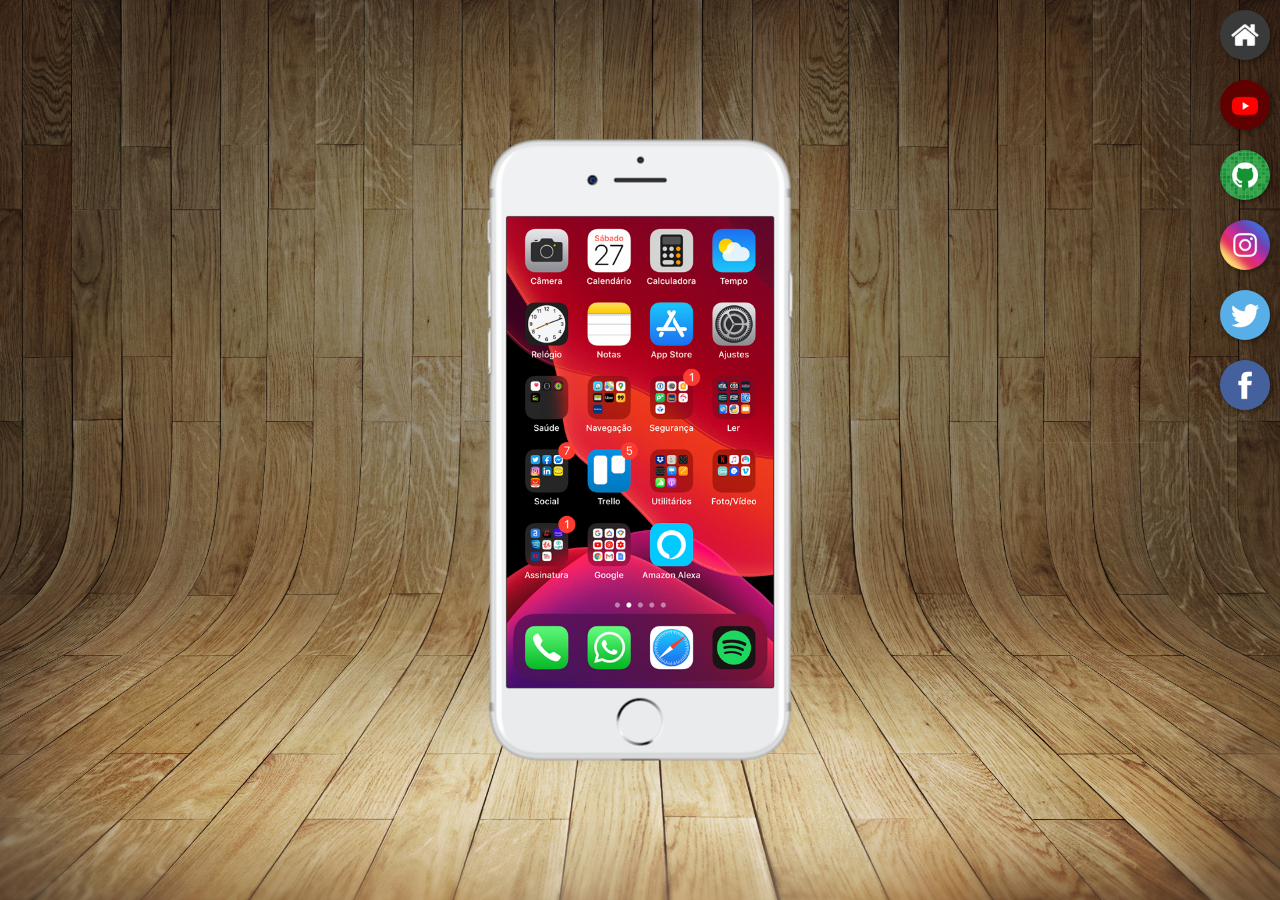
<file: index.html>
<html lang="pt-br">

<head>
    <meta charset="UTF-8">
    <meta http-equiv="X-UA-Compatible" content="IE=edge">
    <meta name="viewport" content="width=device-width, initial-scale=1.0">
    <link rel="shortcut icon" href="favicon.ico" type="image/x-icon">
    <link rel="stylesheet" href="estilos/style.css">
    <title>Projeto Redes Sociais</title>
</head>

<body>
    <main>
        <section id="telefone">
            <iframe src="home.html" name="tela" id="tela" frameborder="0">
                Seu navegador não é compatível com isso.
            </iframe>
        </section>
        <section id="rede-sociais">
            <a href="home.html" target="tela"><img src="imagens/logo-home.jpg" alt="Home"></a><br>
            <a href="youtube.html" target="tela"><img src="imagens/logo-youtube.jpg" alt="YouTube"></a><br>
            <a href="github.html" target="tela"><img src="imagens/logo-github.jpg" alt="GitHub"></a><br>
            <a href="instagram.html" target="tela"><img src="imagens/logo-instagram.jpg" alt="Instagram"></a><br>
            <a href="twitter.html" target="tela"><img src="imagens/logo-twitter.jpg" alt="Twitter"></a><br>
            <a href="facebook.html" target="tela"><img src="imagens/logo-facebook.jpg" alt="Facebook"></a><br>
        </section>
    </main>
</body>

</html>
</file>
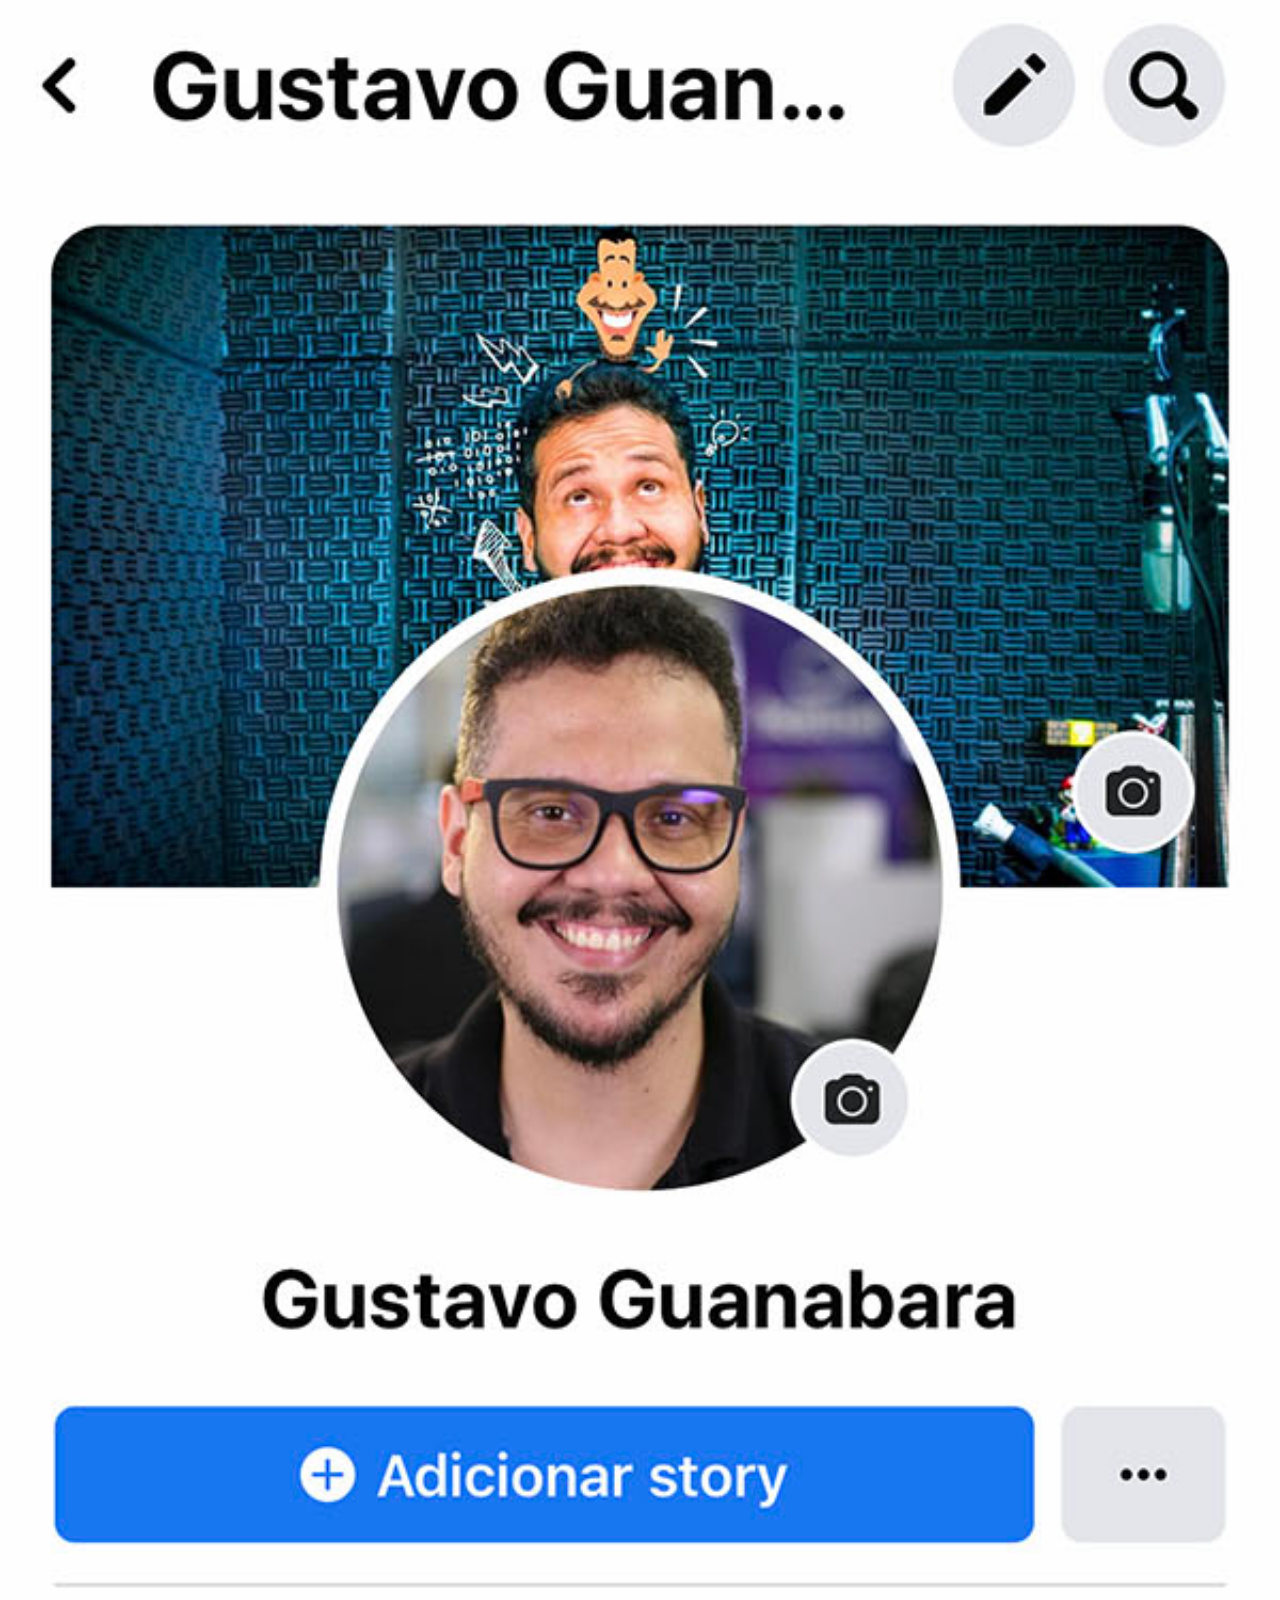
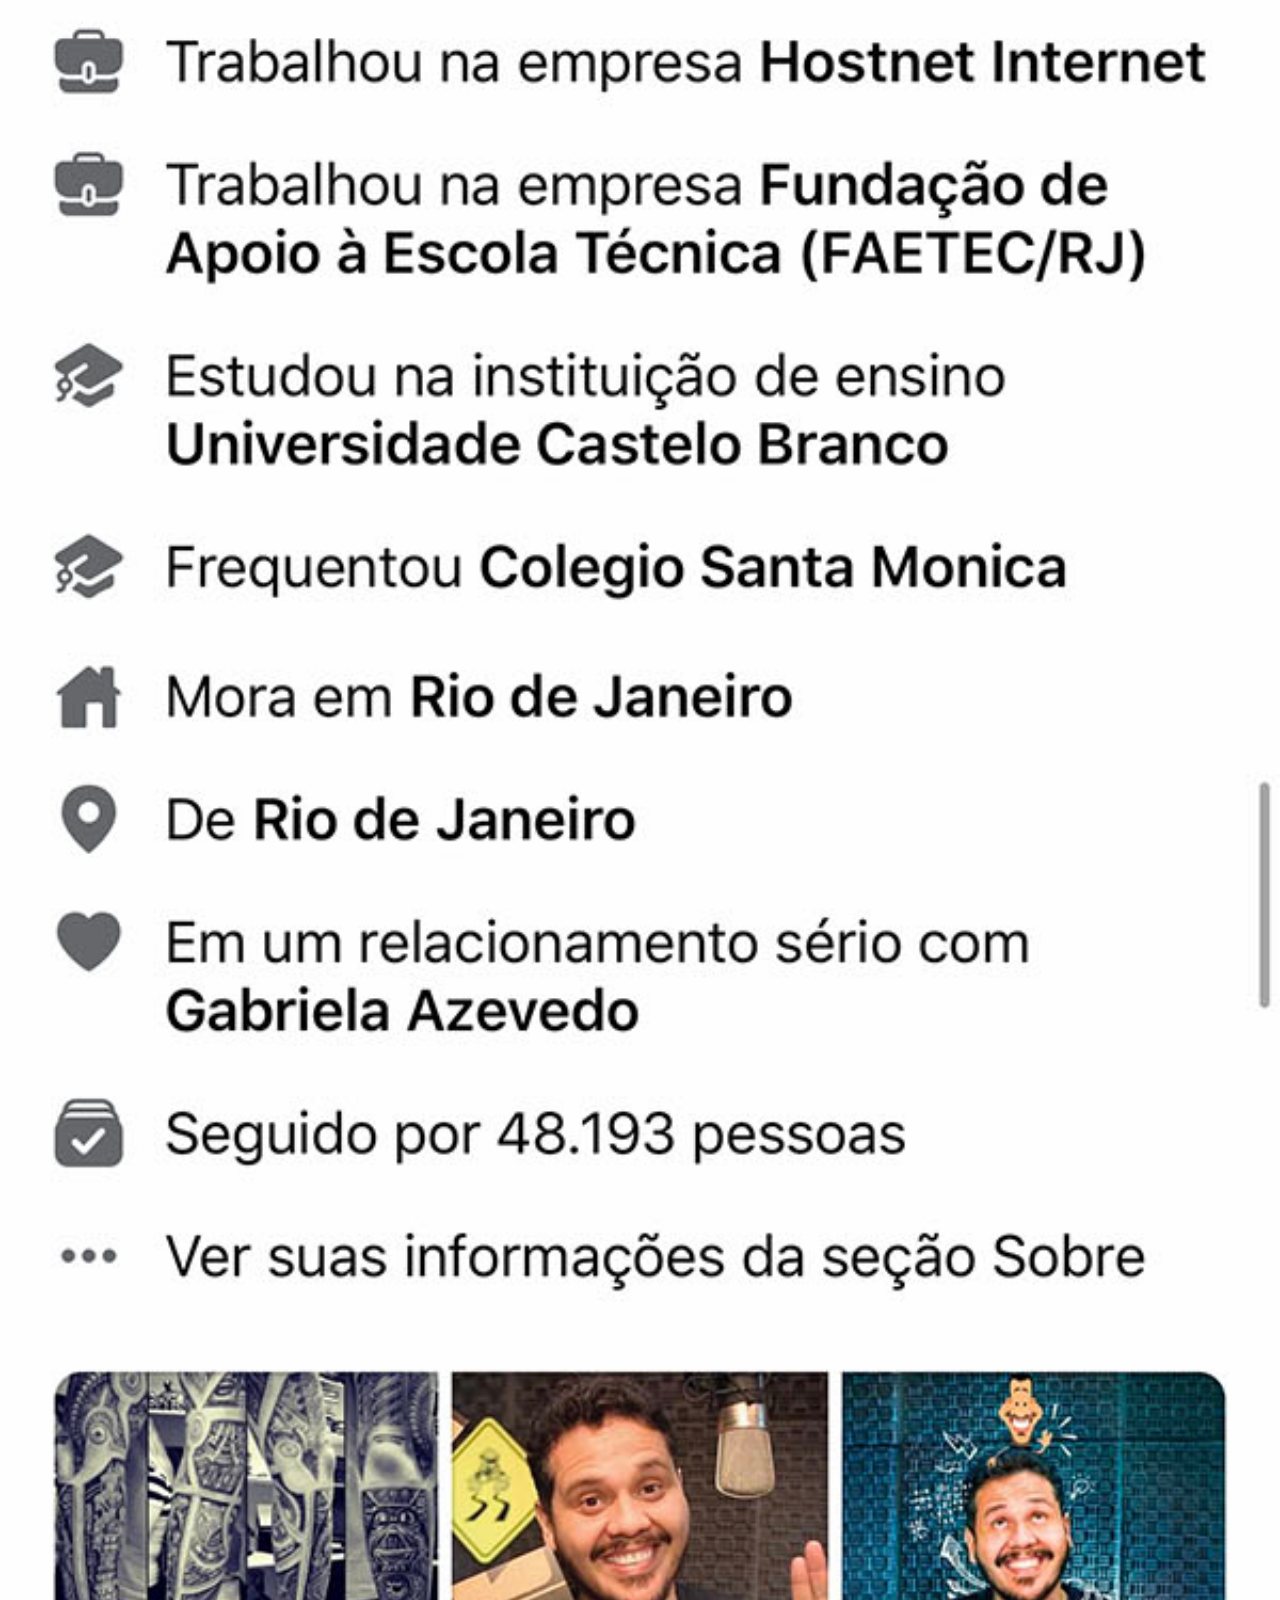
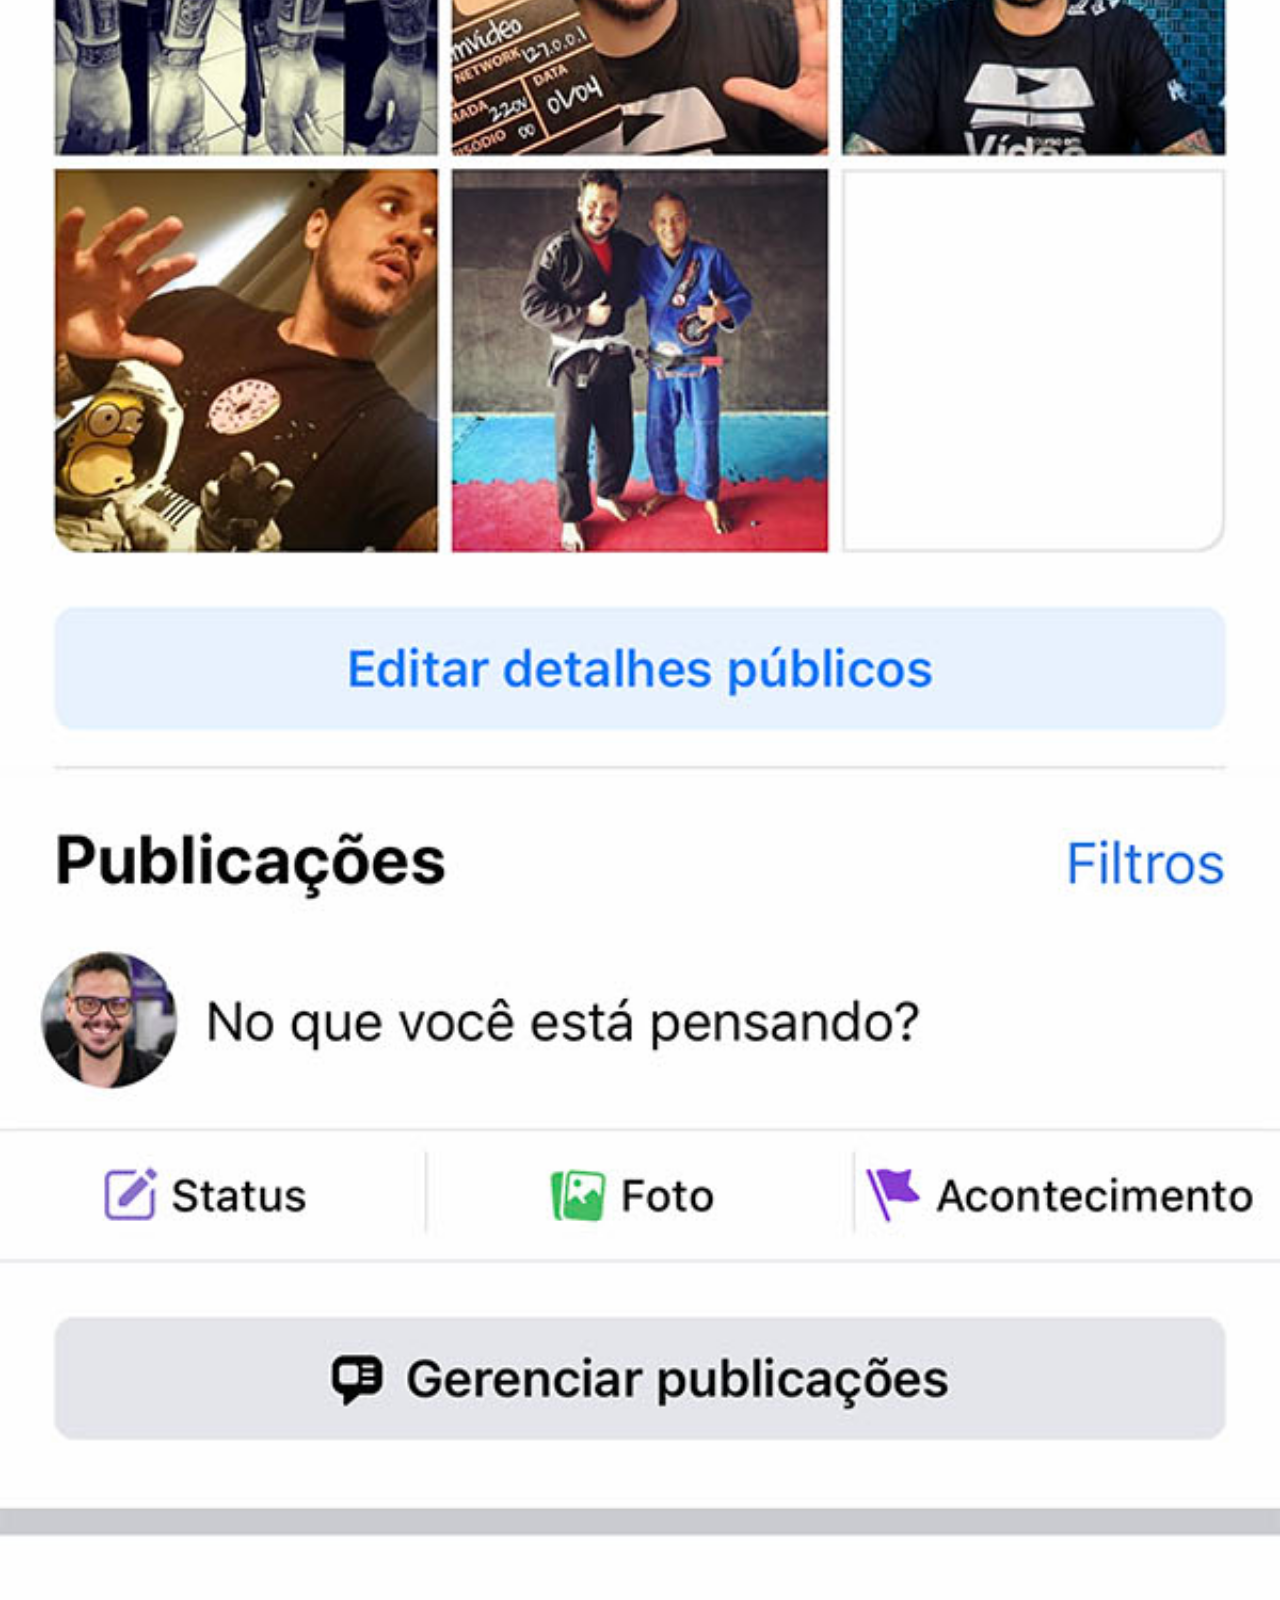
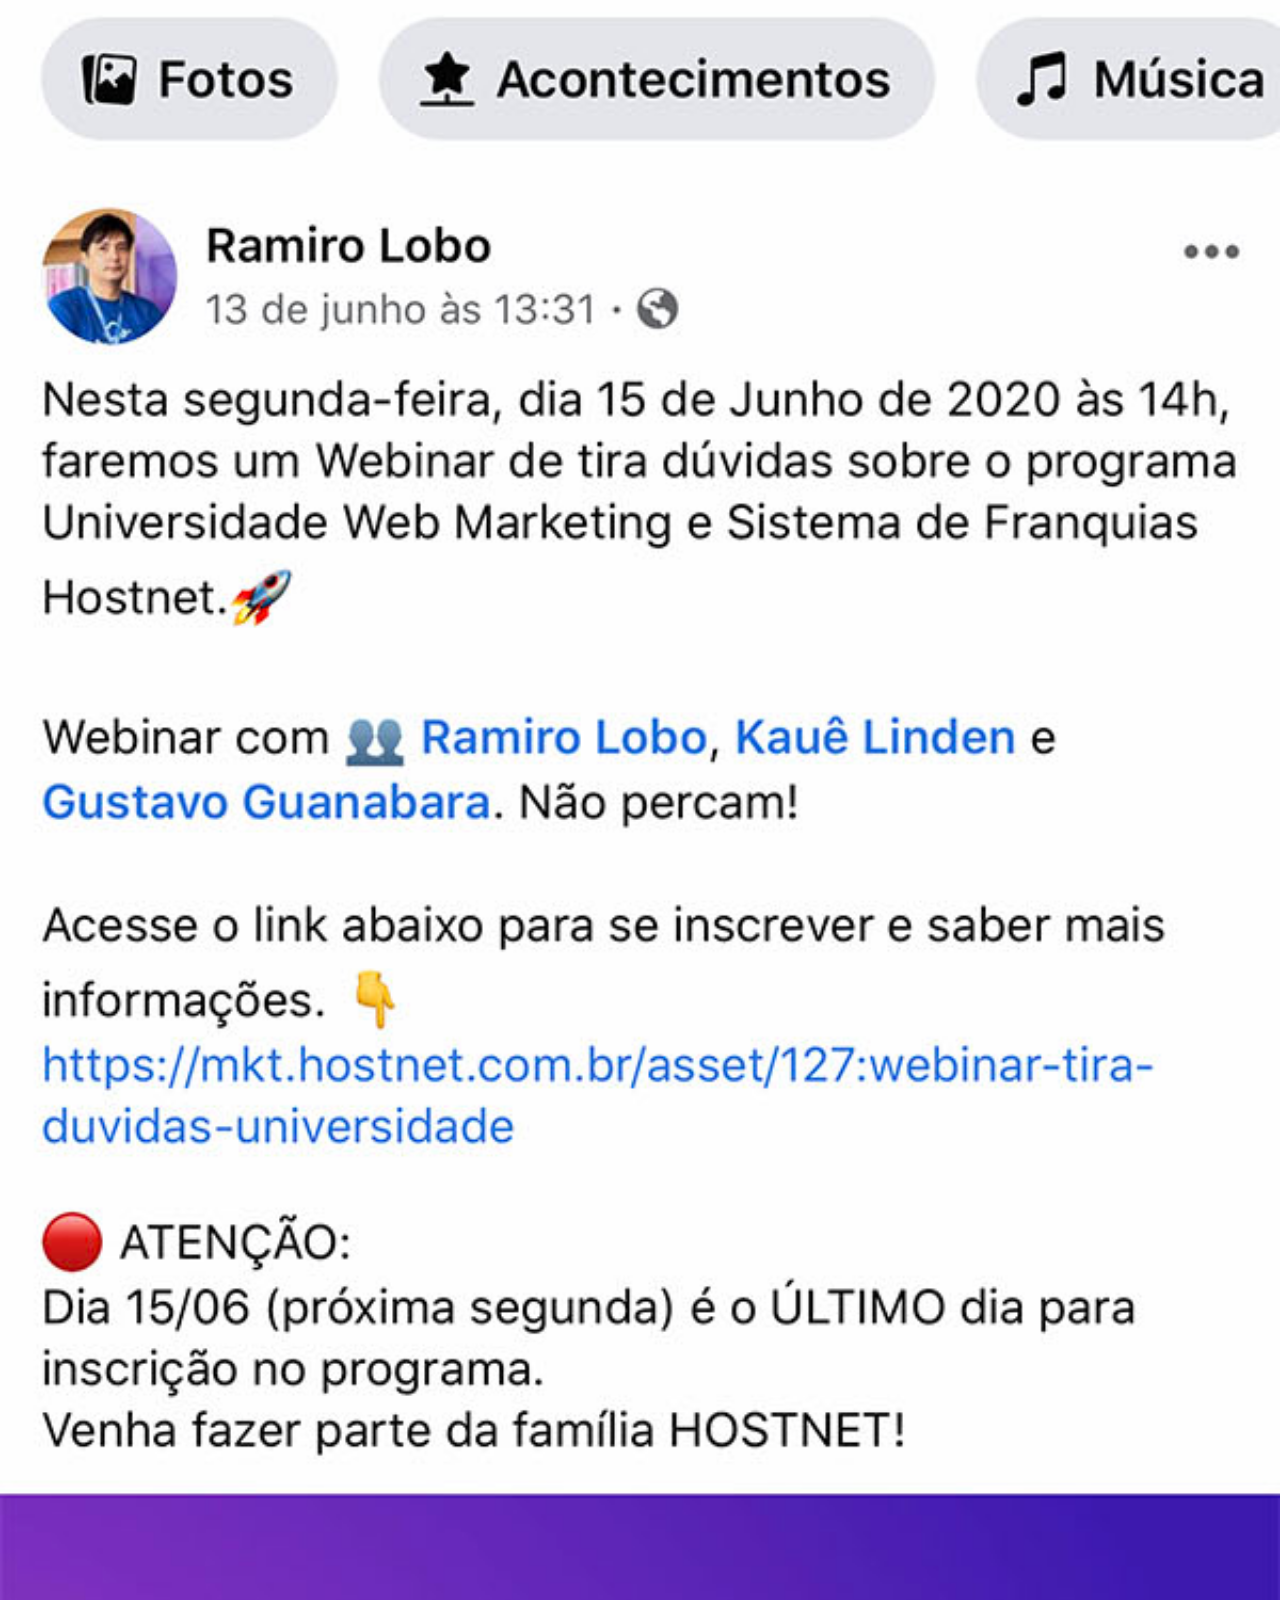
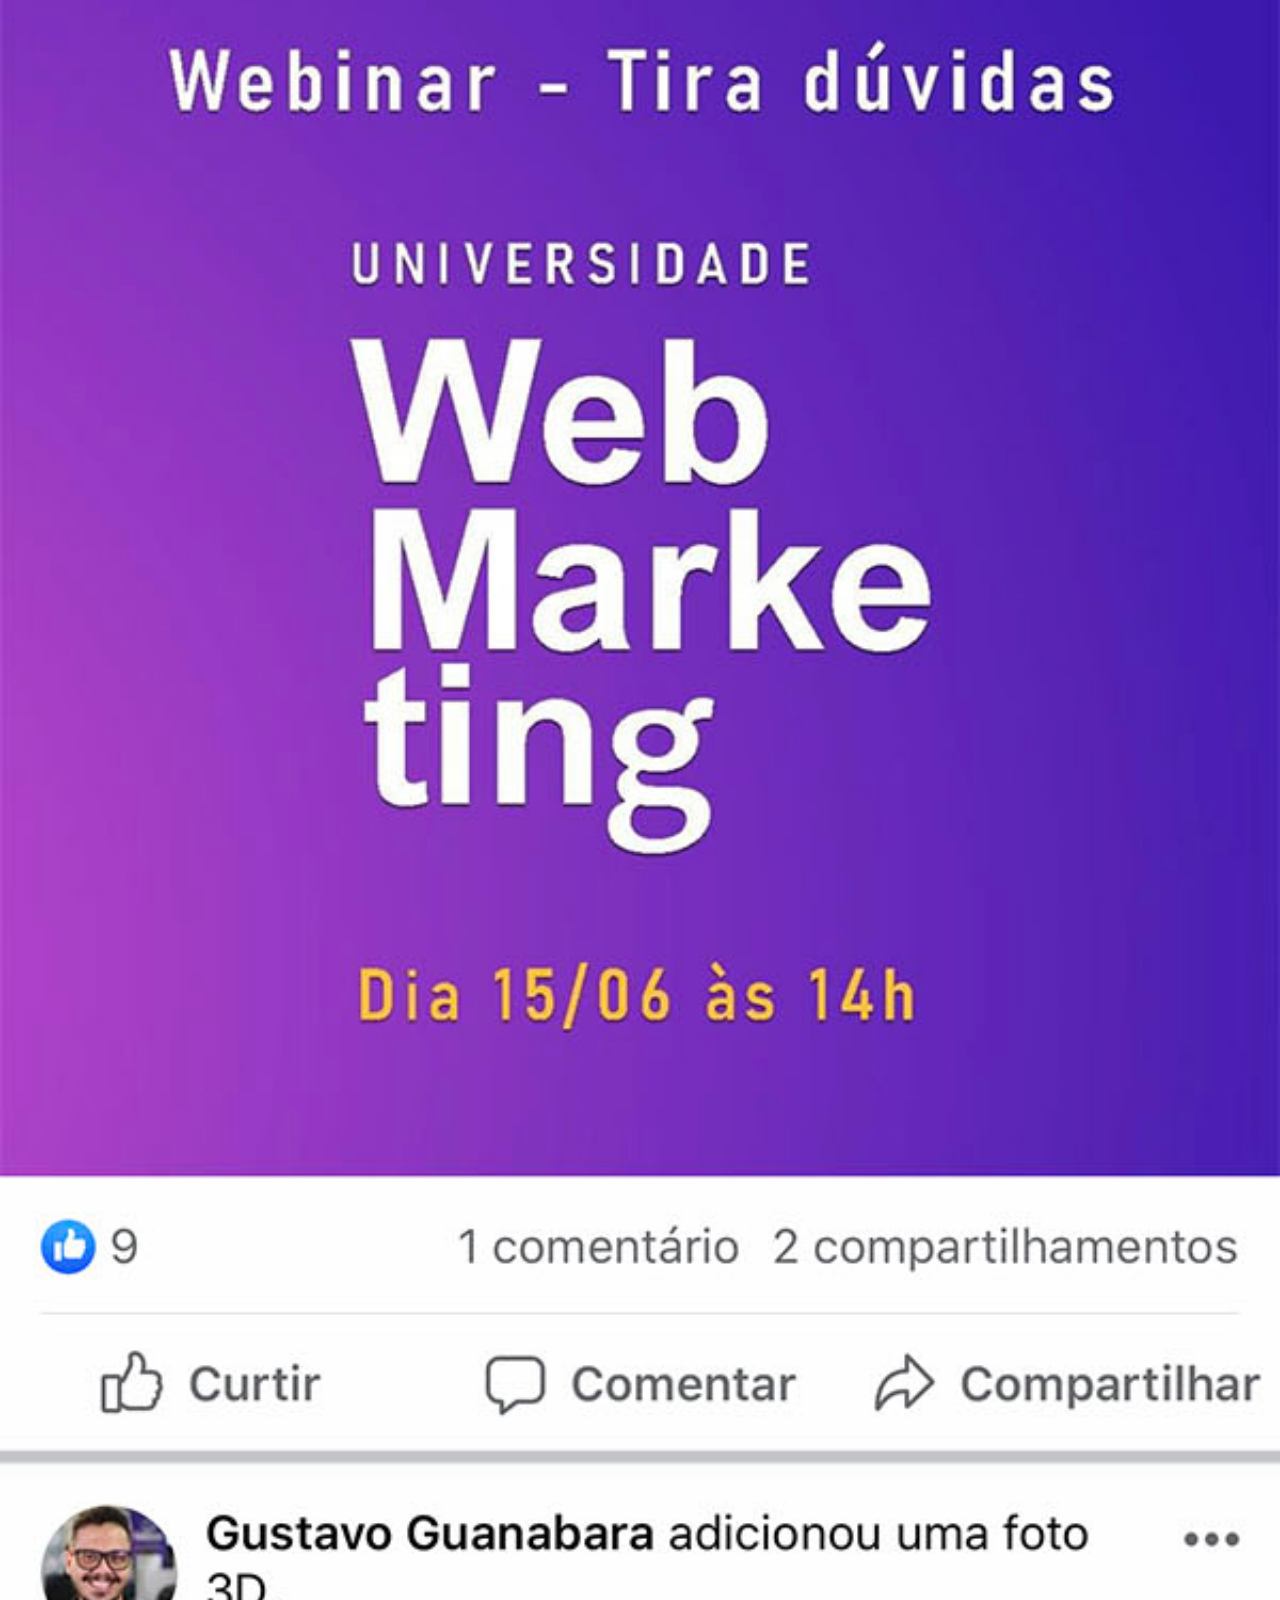
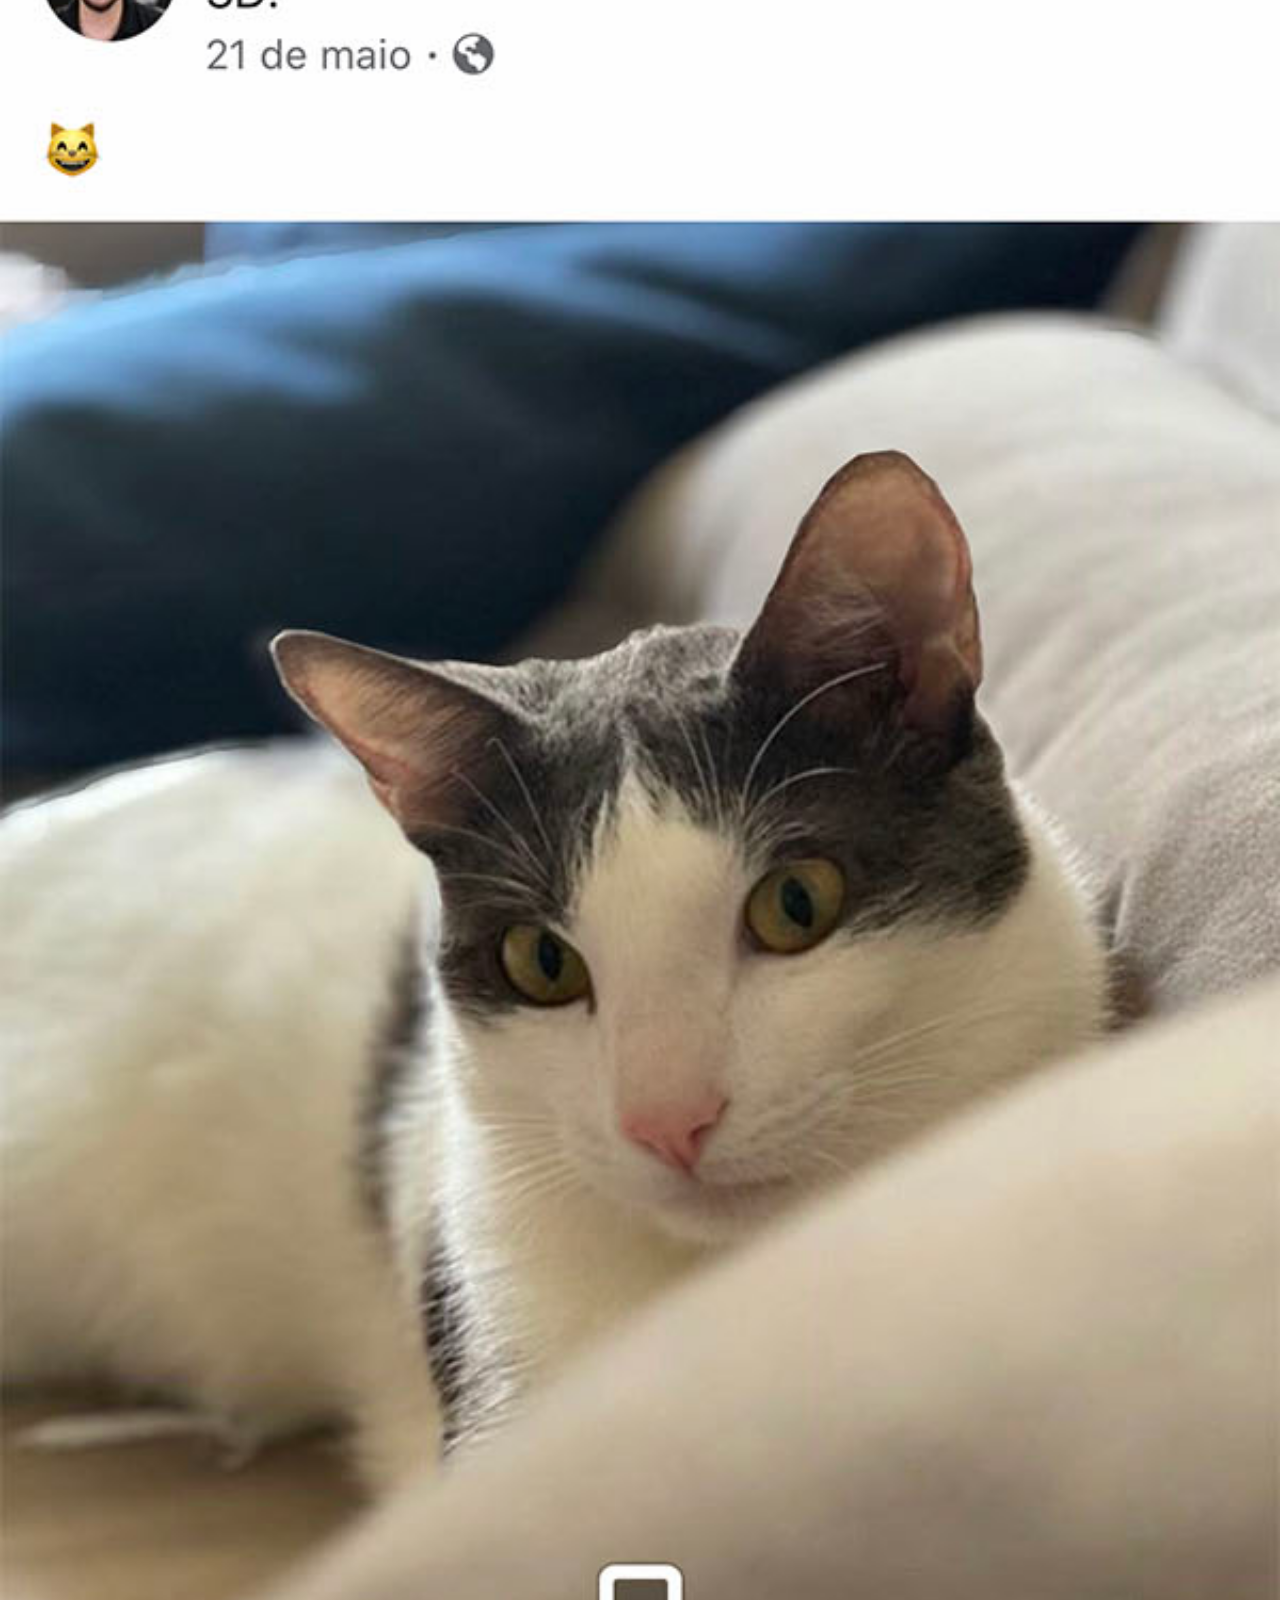
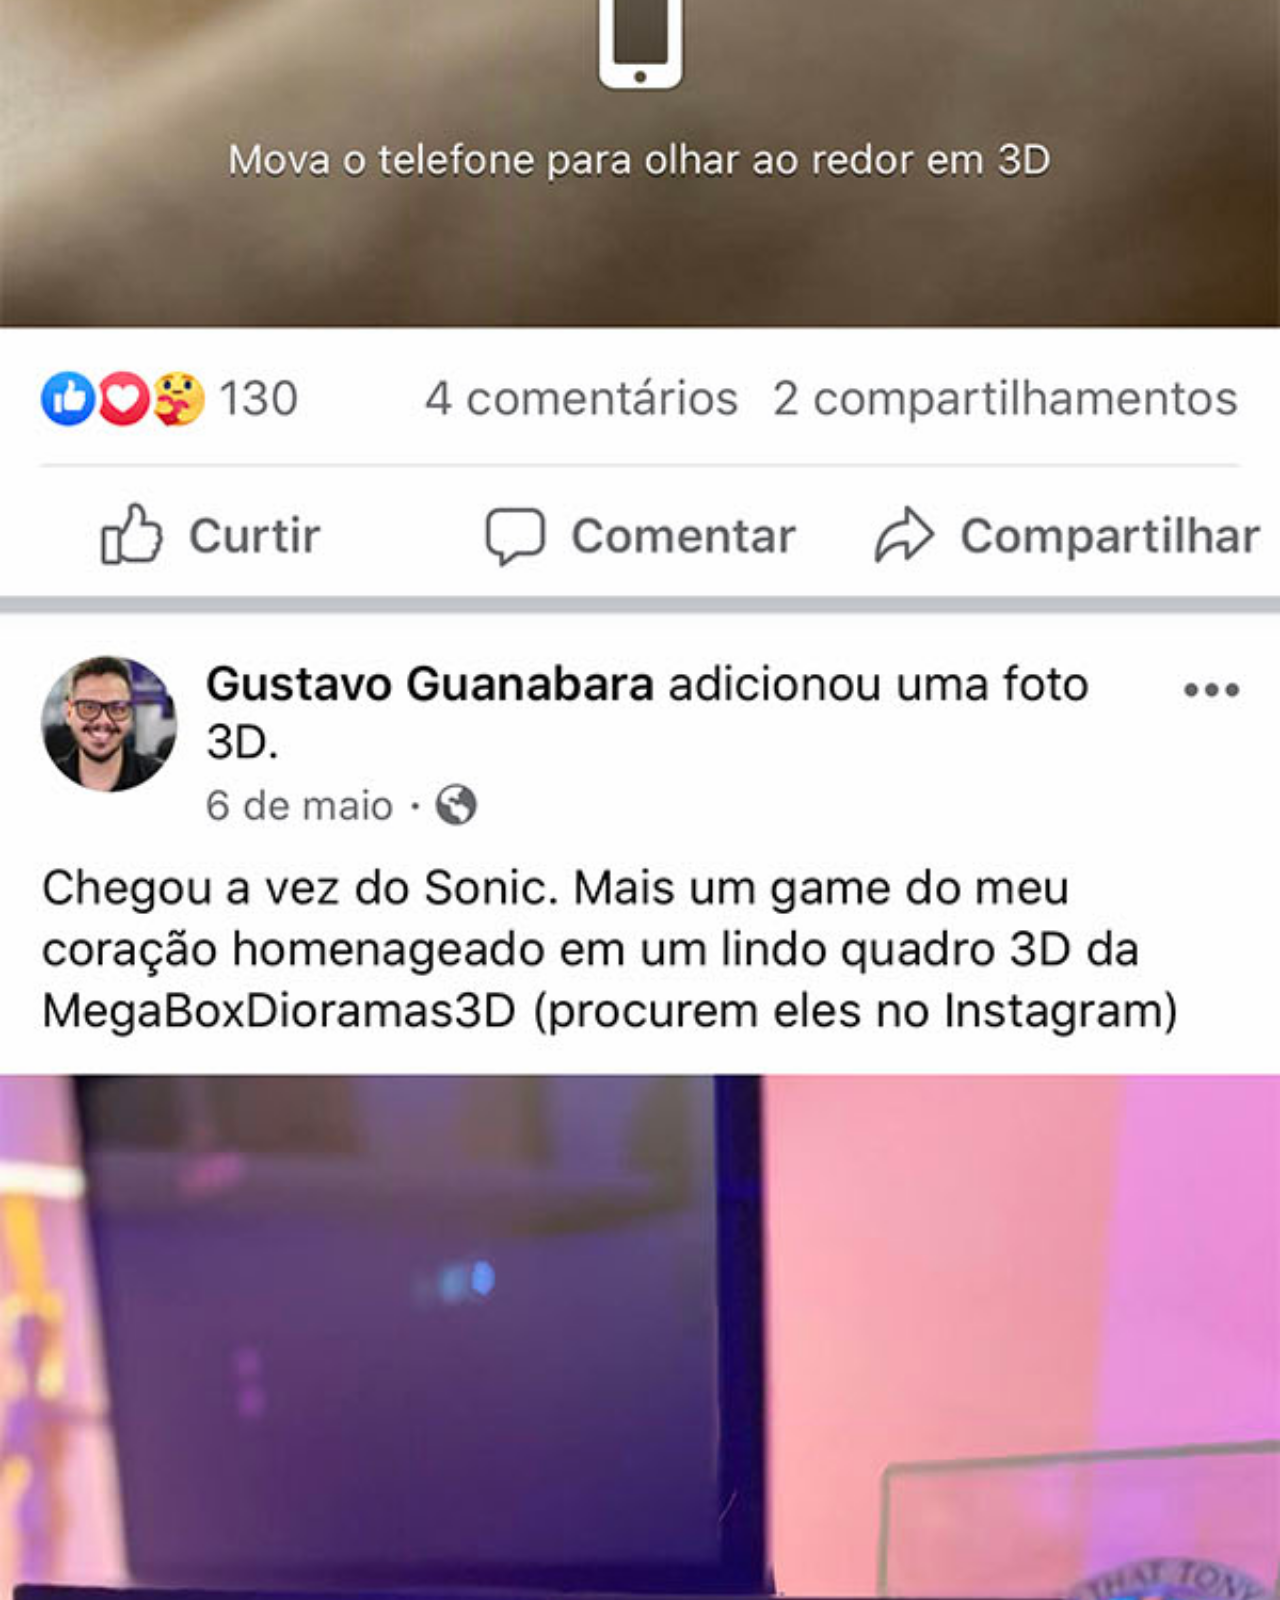
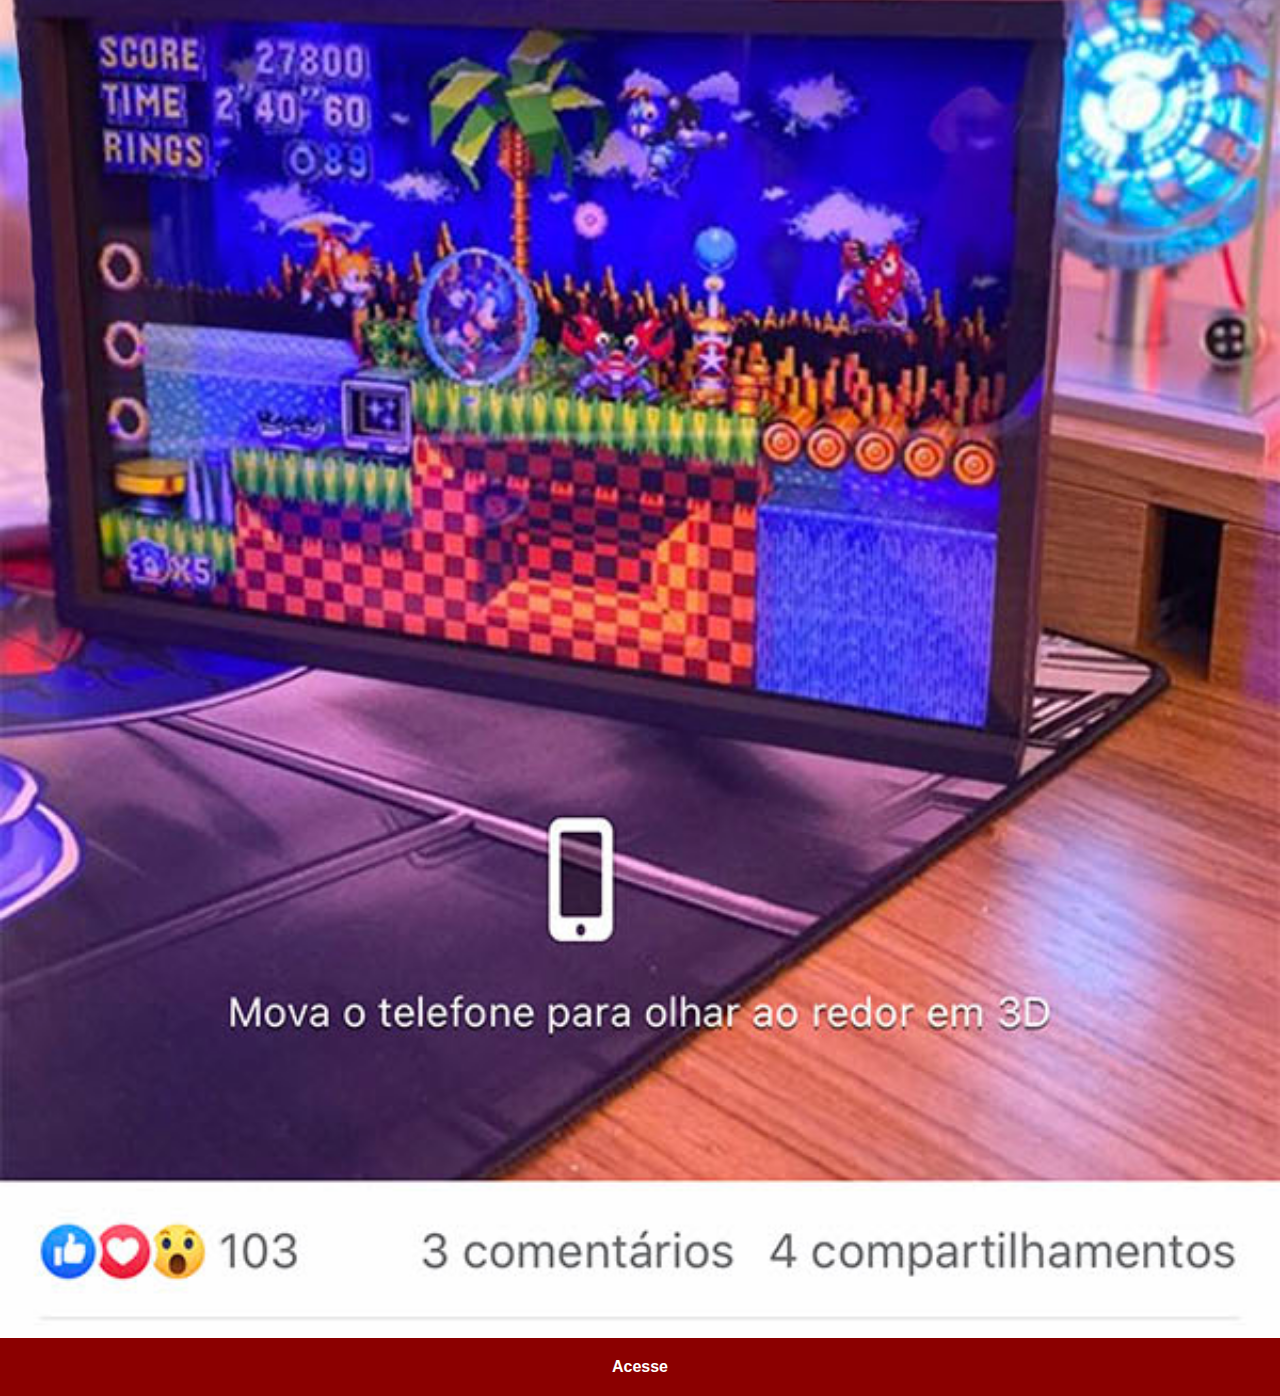
<file: facebook.html>
<html lang="pt-br">

<head>
    <meta charset="UTF-8">
    <meta http-equiv="X-UA-Compatible" content="IE=edge">
    <meta name="viewport" content="width=device-width, initial-scale=1.0">
    <title>Facebook</title>
    <link rel="stylesheet" href="estilos/social.css">
</head>

<body>
    <img src="imagens/tela-facebook.jpg" alt="Facebook">
    <a href="https://pt-br.facebook.com/gustavoguanabara" target="_blank">Acesse</a>
</body>

</html>
</file>
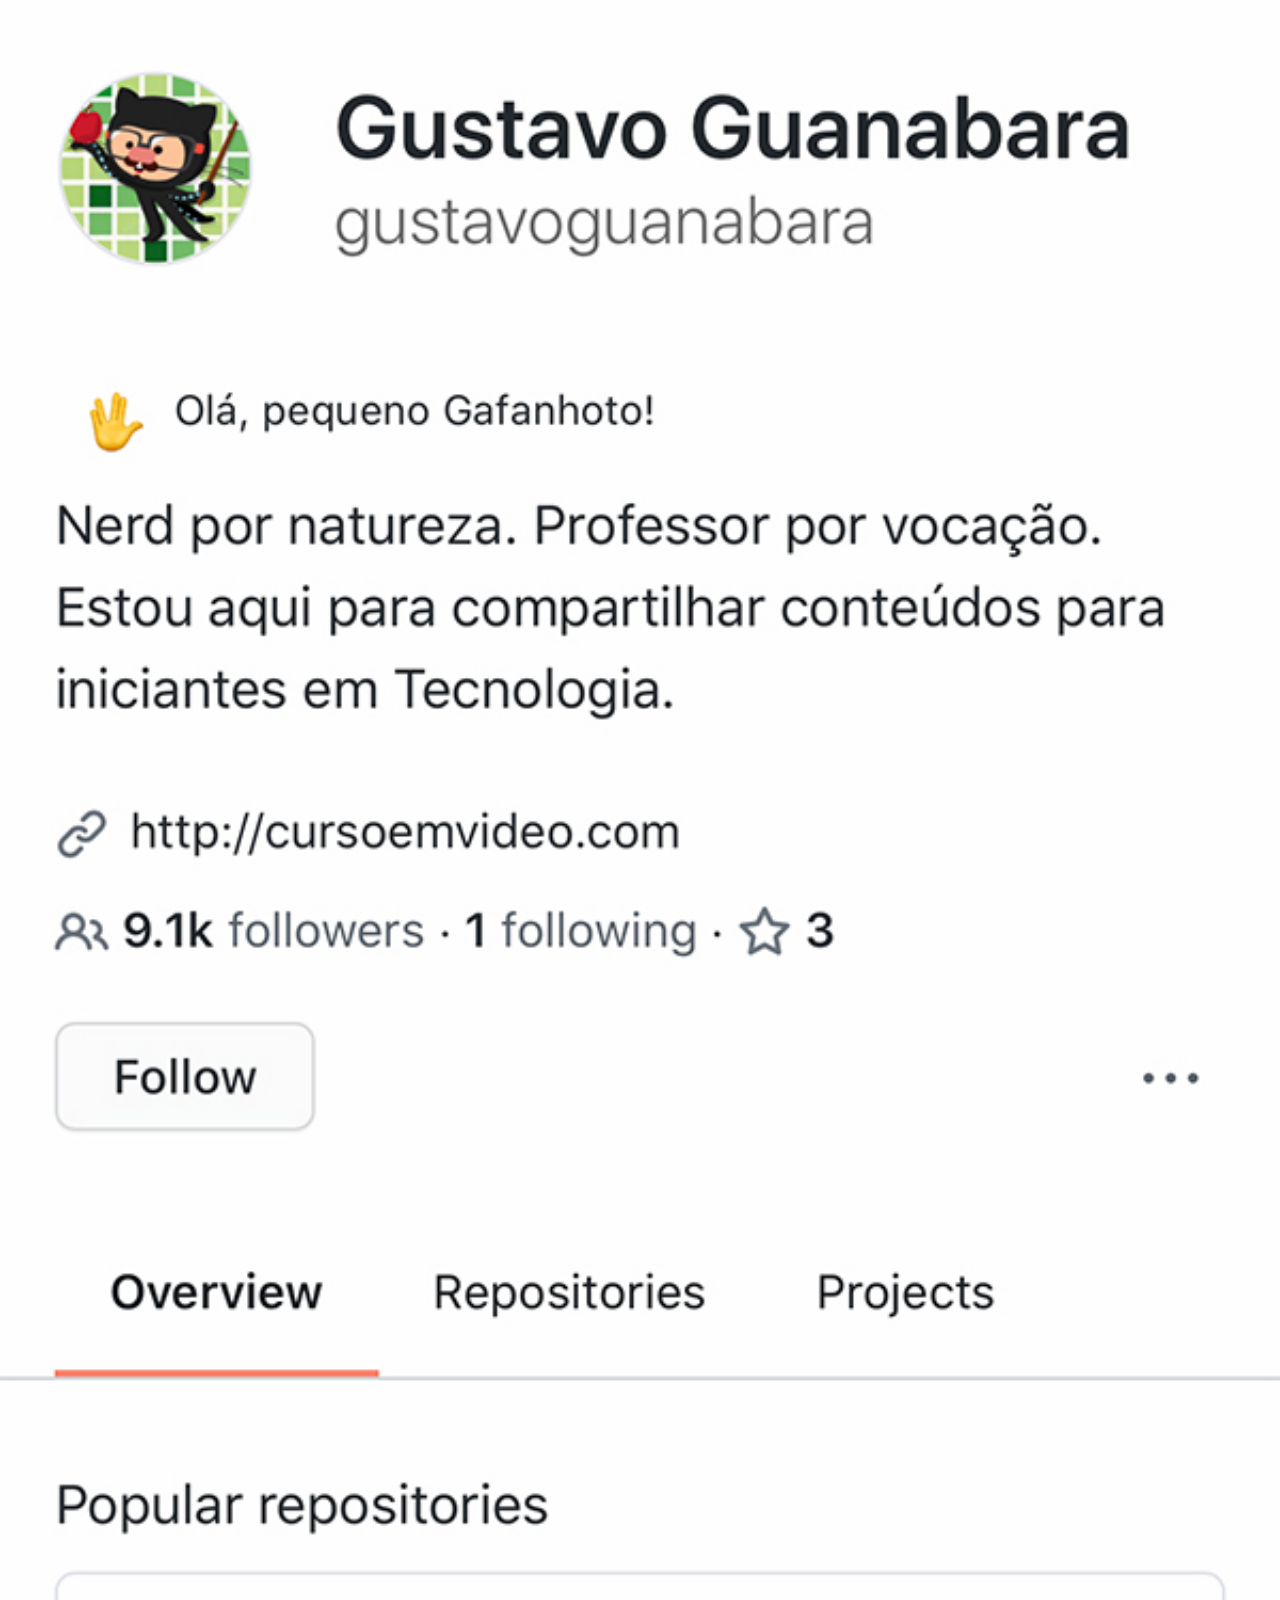
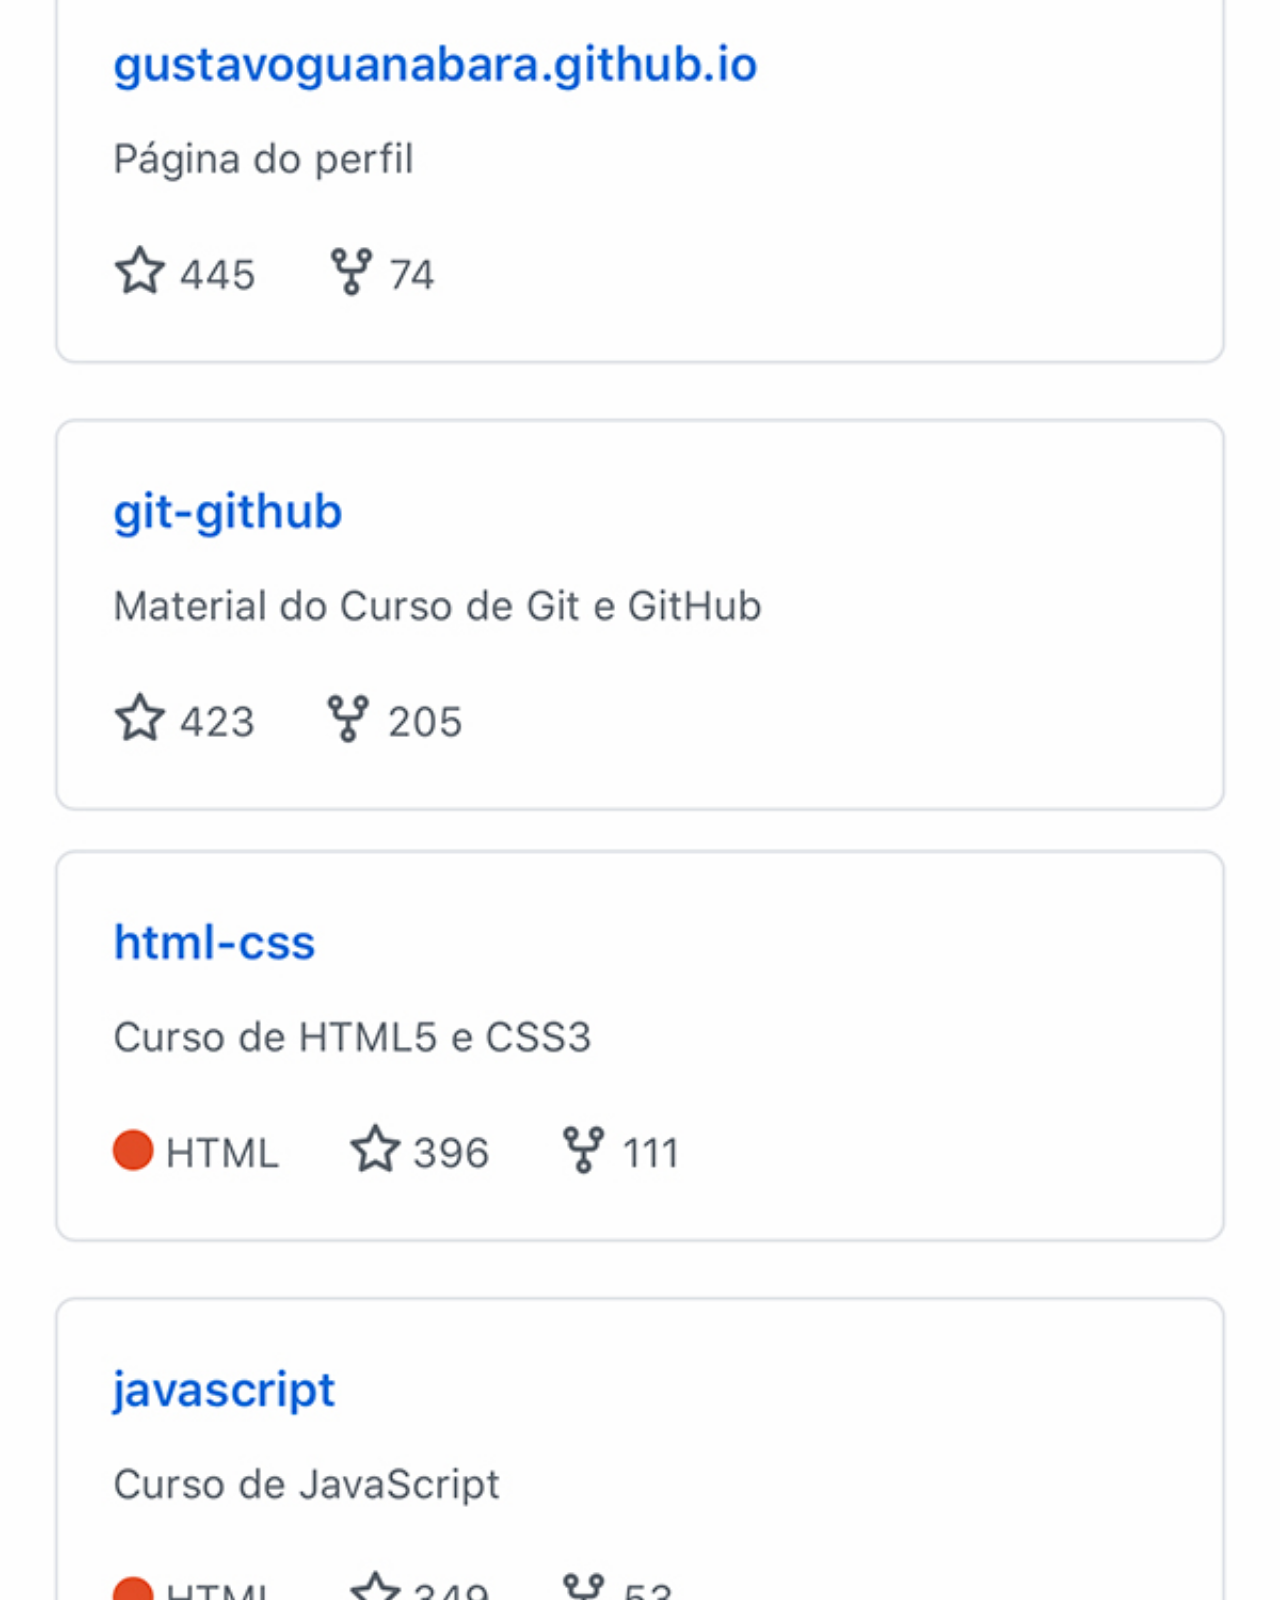
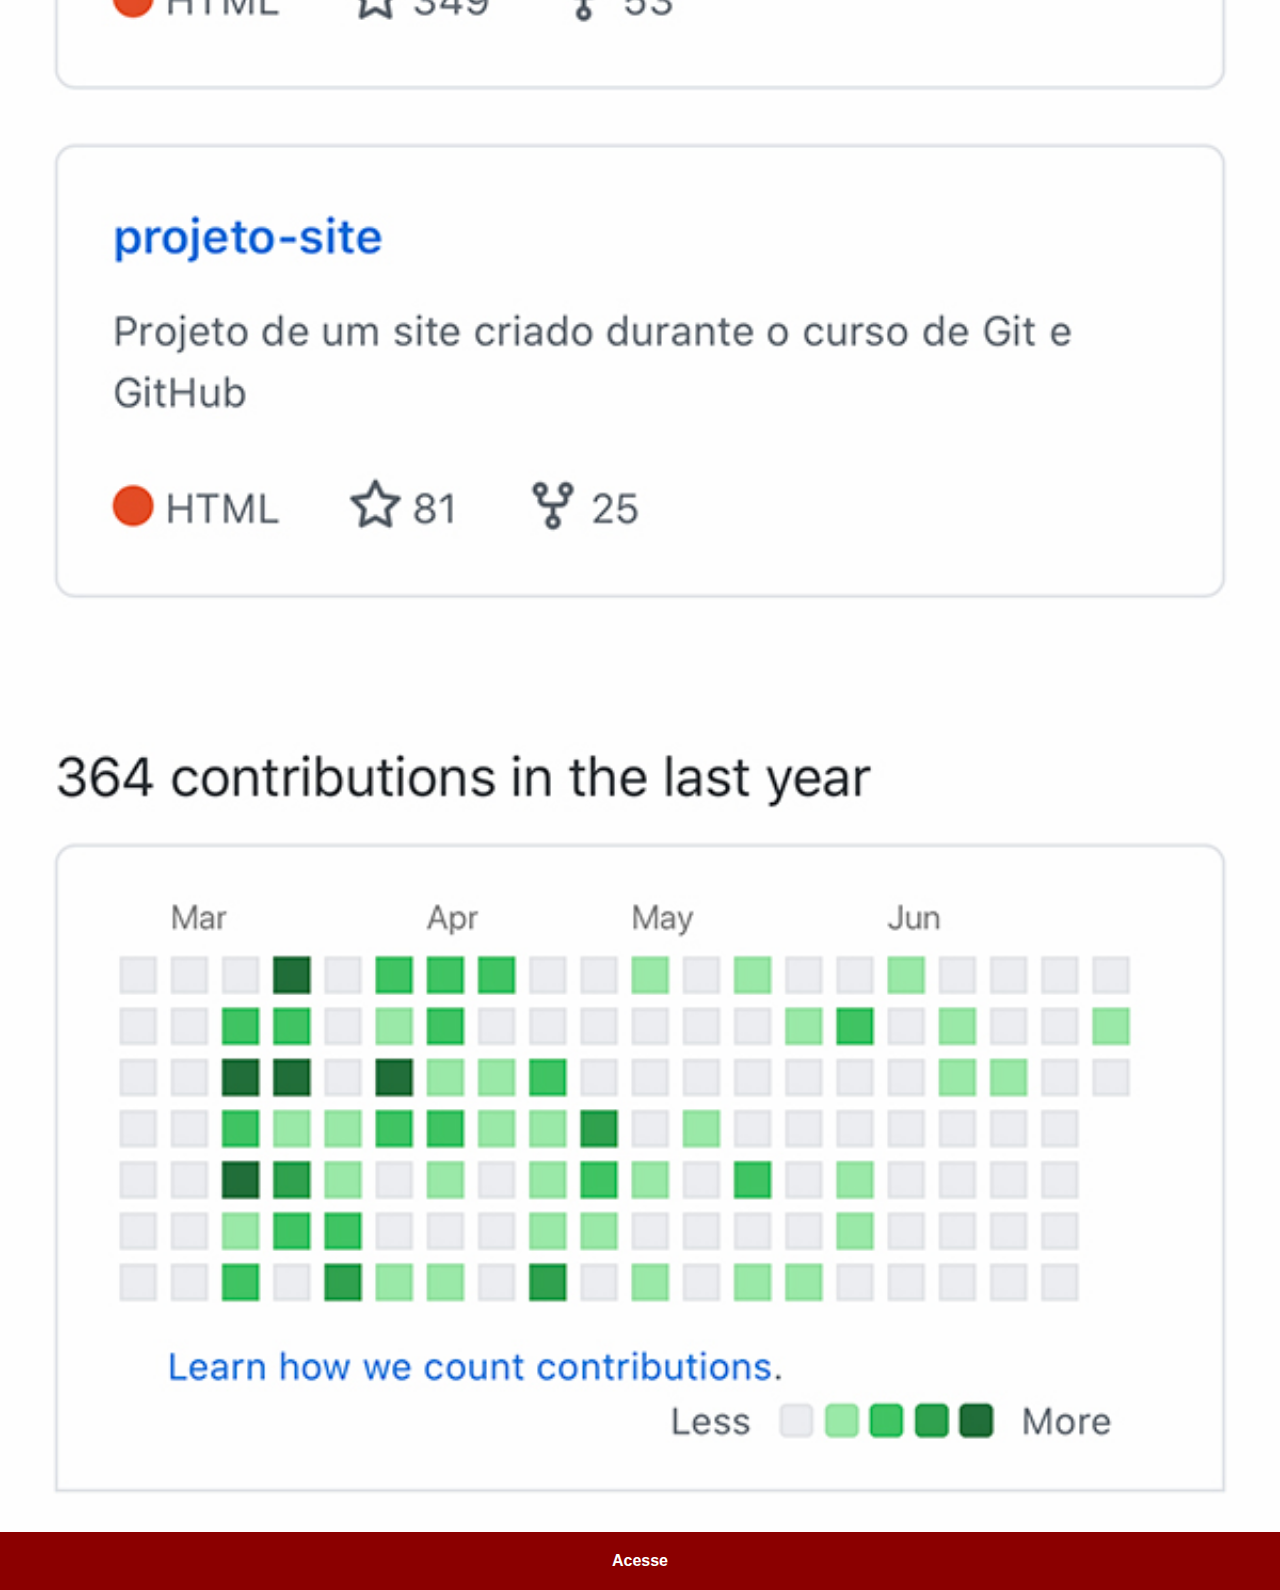
<file: github.html>
<html lang="pt-br">

<head>
    <meta charset="UTF-8">
    <meta http-equiv="X-UA-Compatible" content="IE=edge">
    <meta name="viewport" content="width=device-width, initial-scale=1.0">
    <title>GitHub</title>
    <link rel="stylesheet" href="estilos/social.css">
</head>

<body>
    <img src="imagens/tela-github.jpg" alt="GitHub">
    <a href="https://gustavoguanabara.github.io/" target="_blank">Acesse</a>
</body>

</html>
</file>
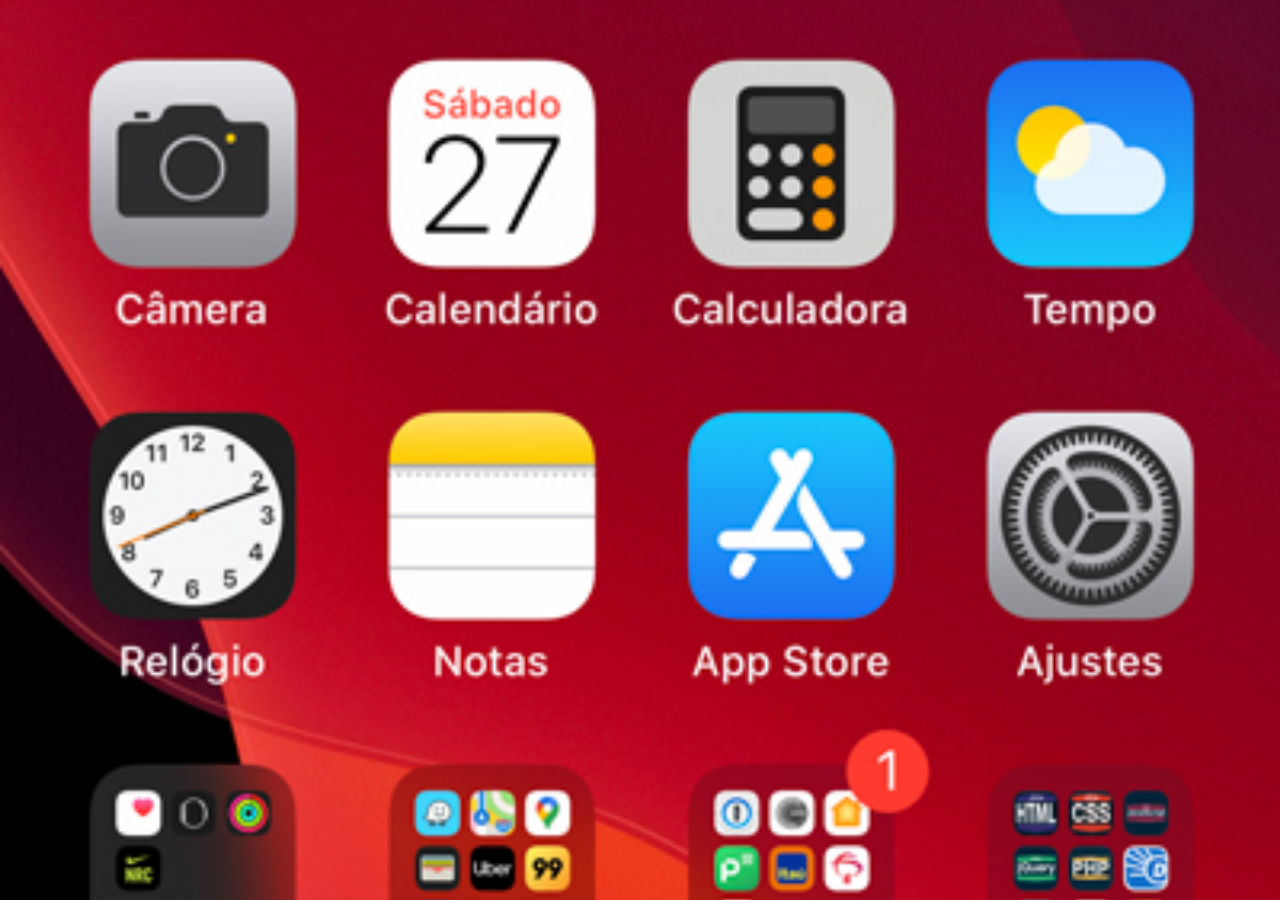
<file: home.html>
<html lang="pt-br">

<head>
    <meta charset="UTF-8">
    <meta http-equiv="X-UA-Compatible" content="IE=edge">
    <meta name="viewport" content="width=device-width, initial-scale=1.0">
    <title>Home</title>
</head>
<style>
    * {
        margin: 0px;
        padding: 0px;
    }

    body {
        width: 100vw;
        height: 100vh;
        background: black url('imagens/tela-home.jpg') no-repeat top center;
        background-size: cover;
    }
</style>

</html>
</file>
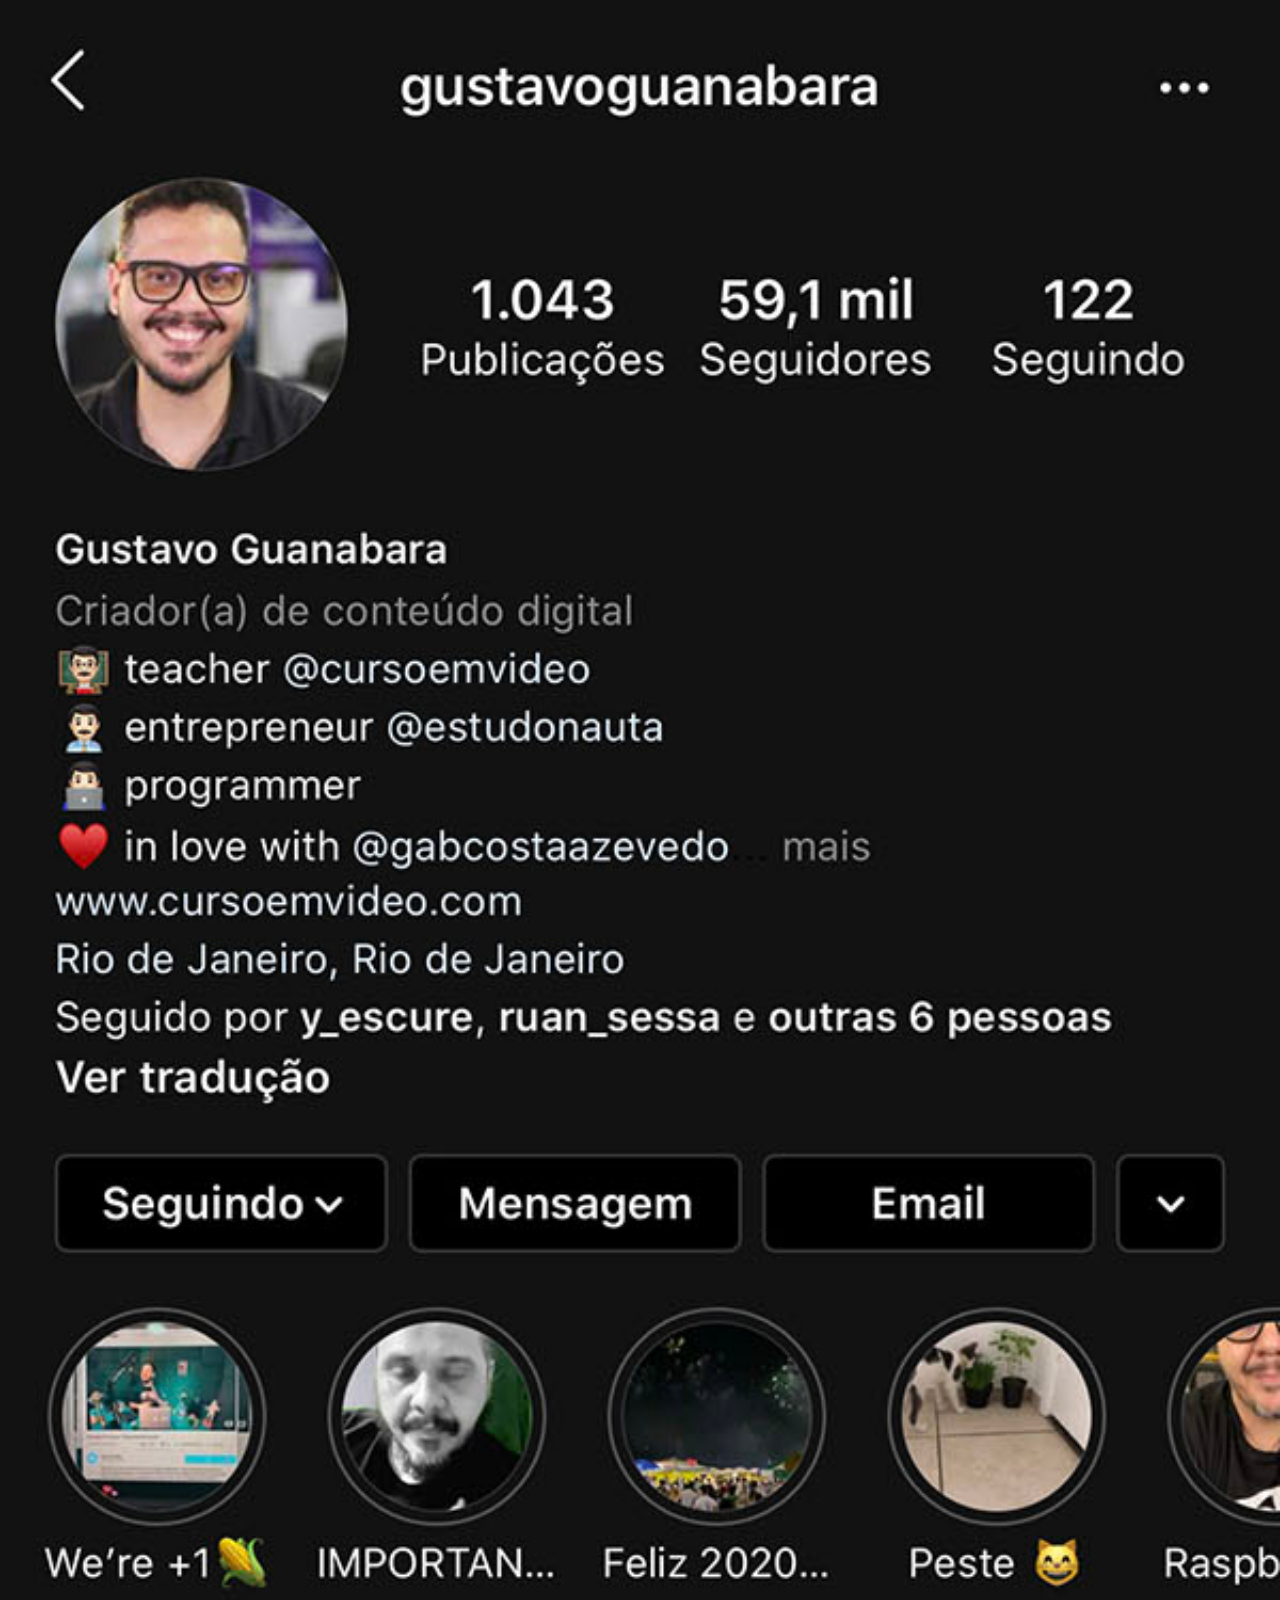
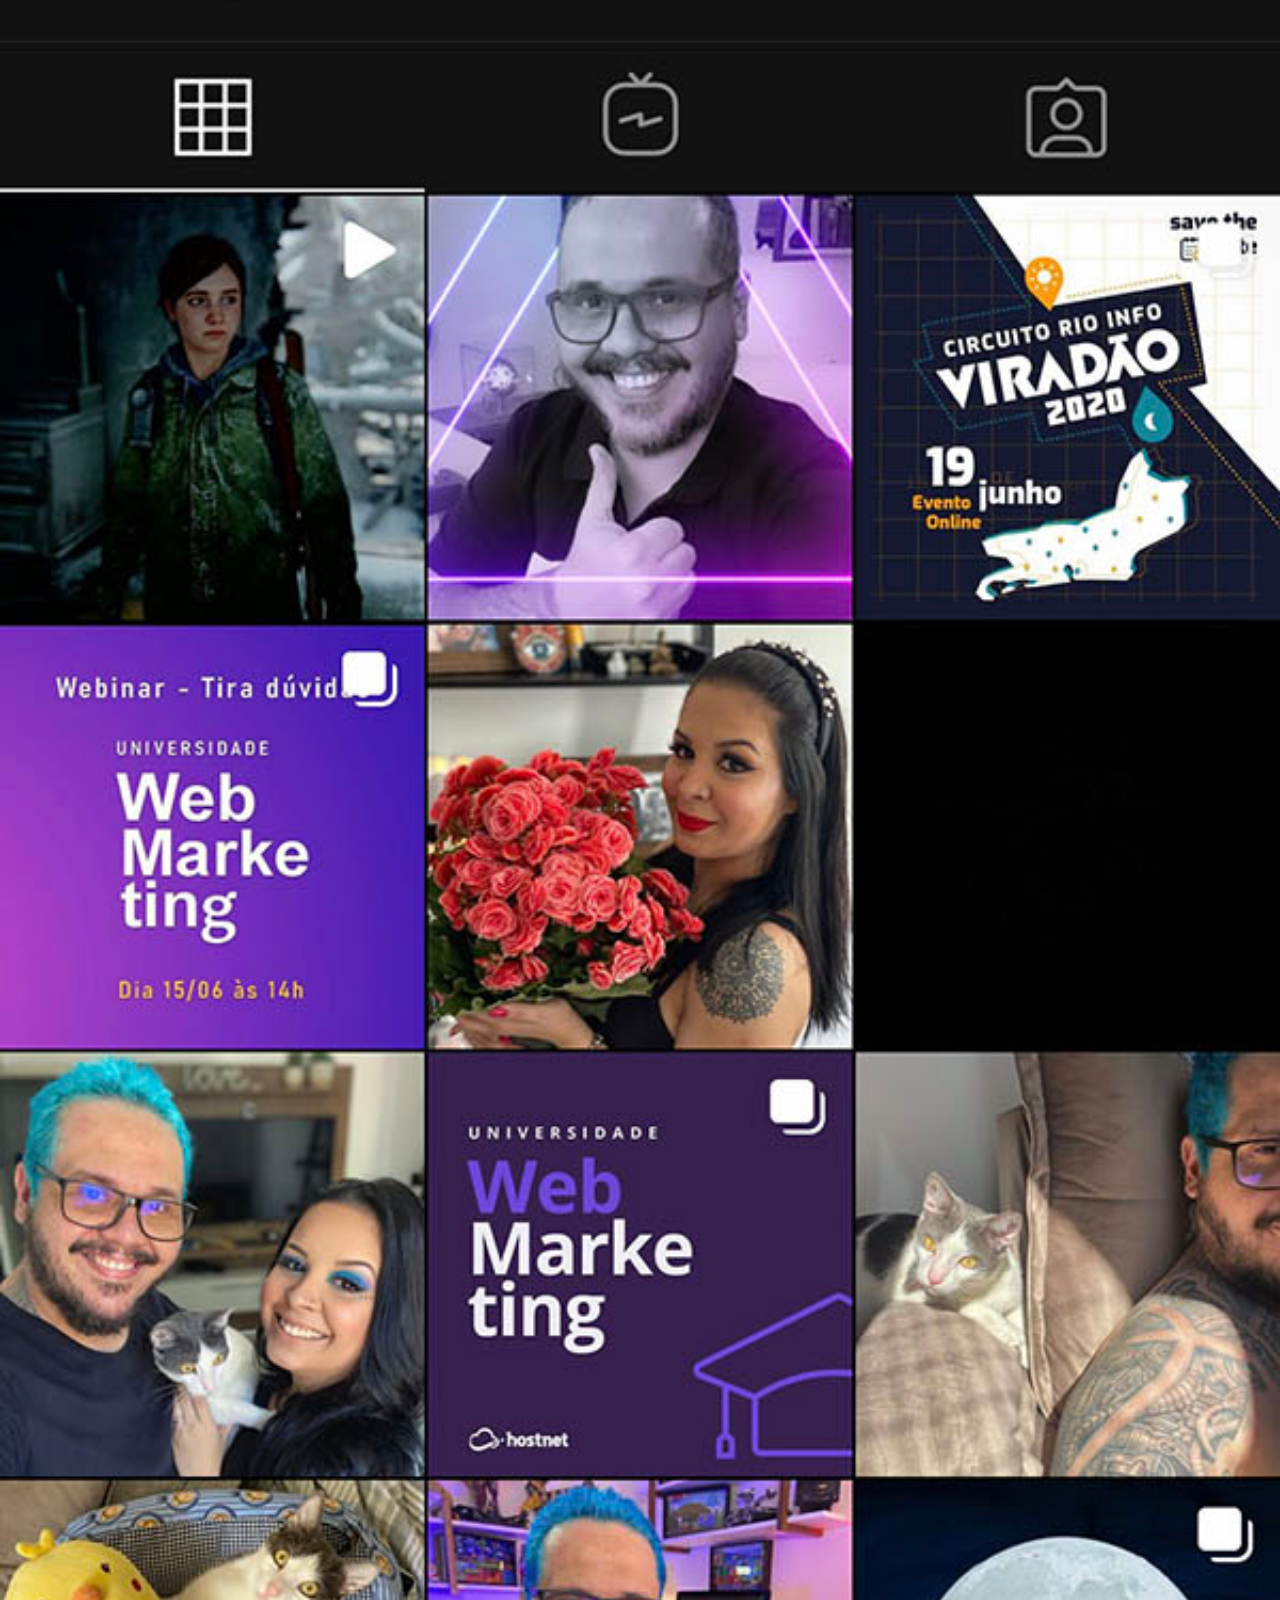
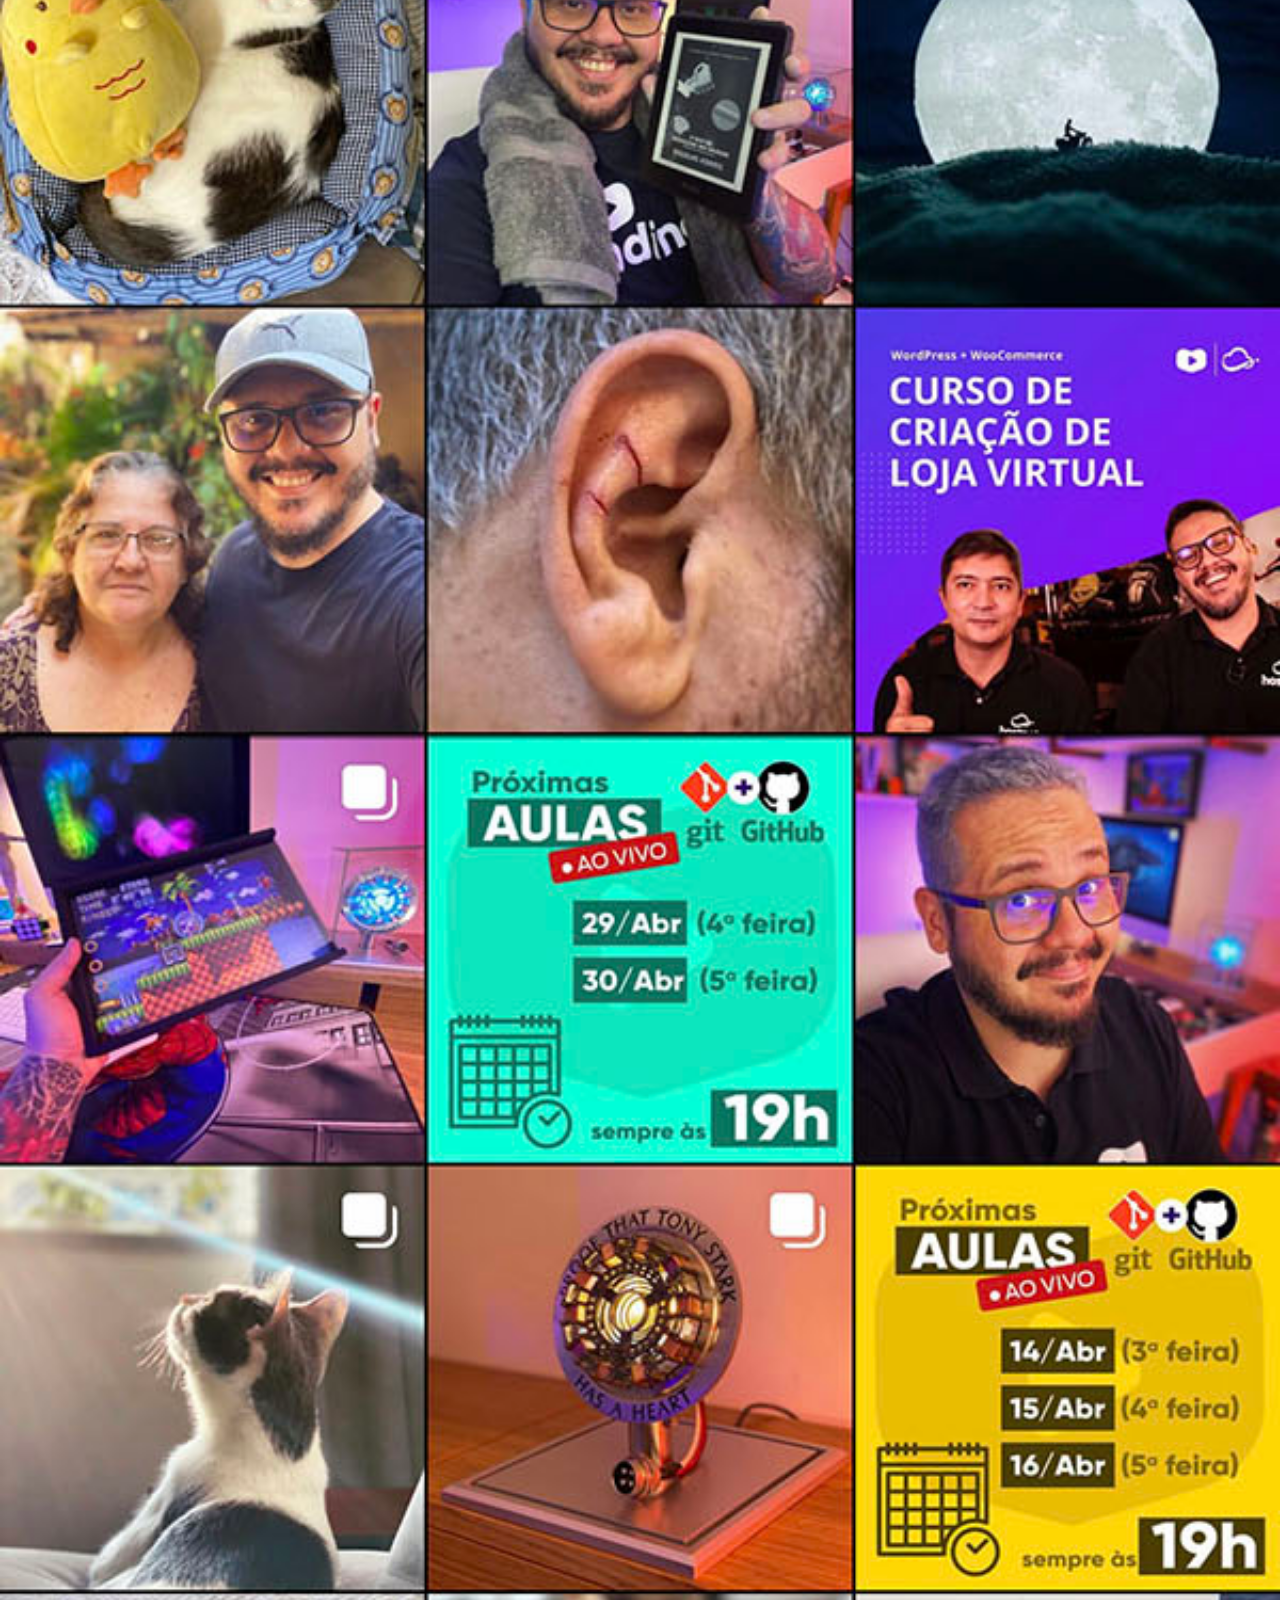
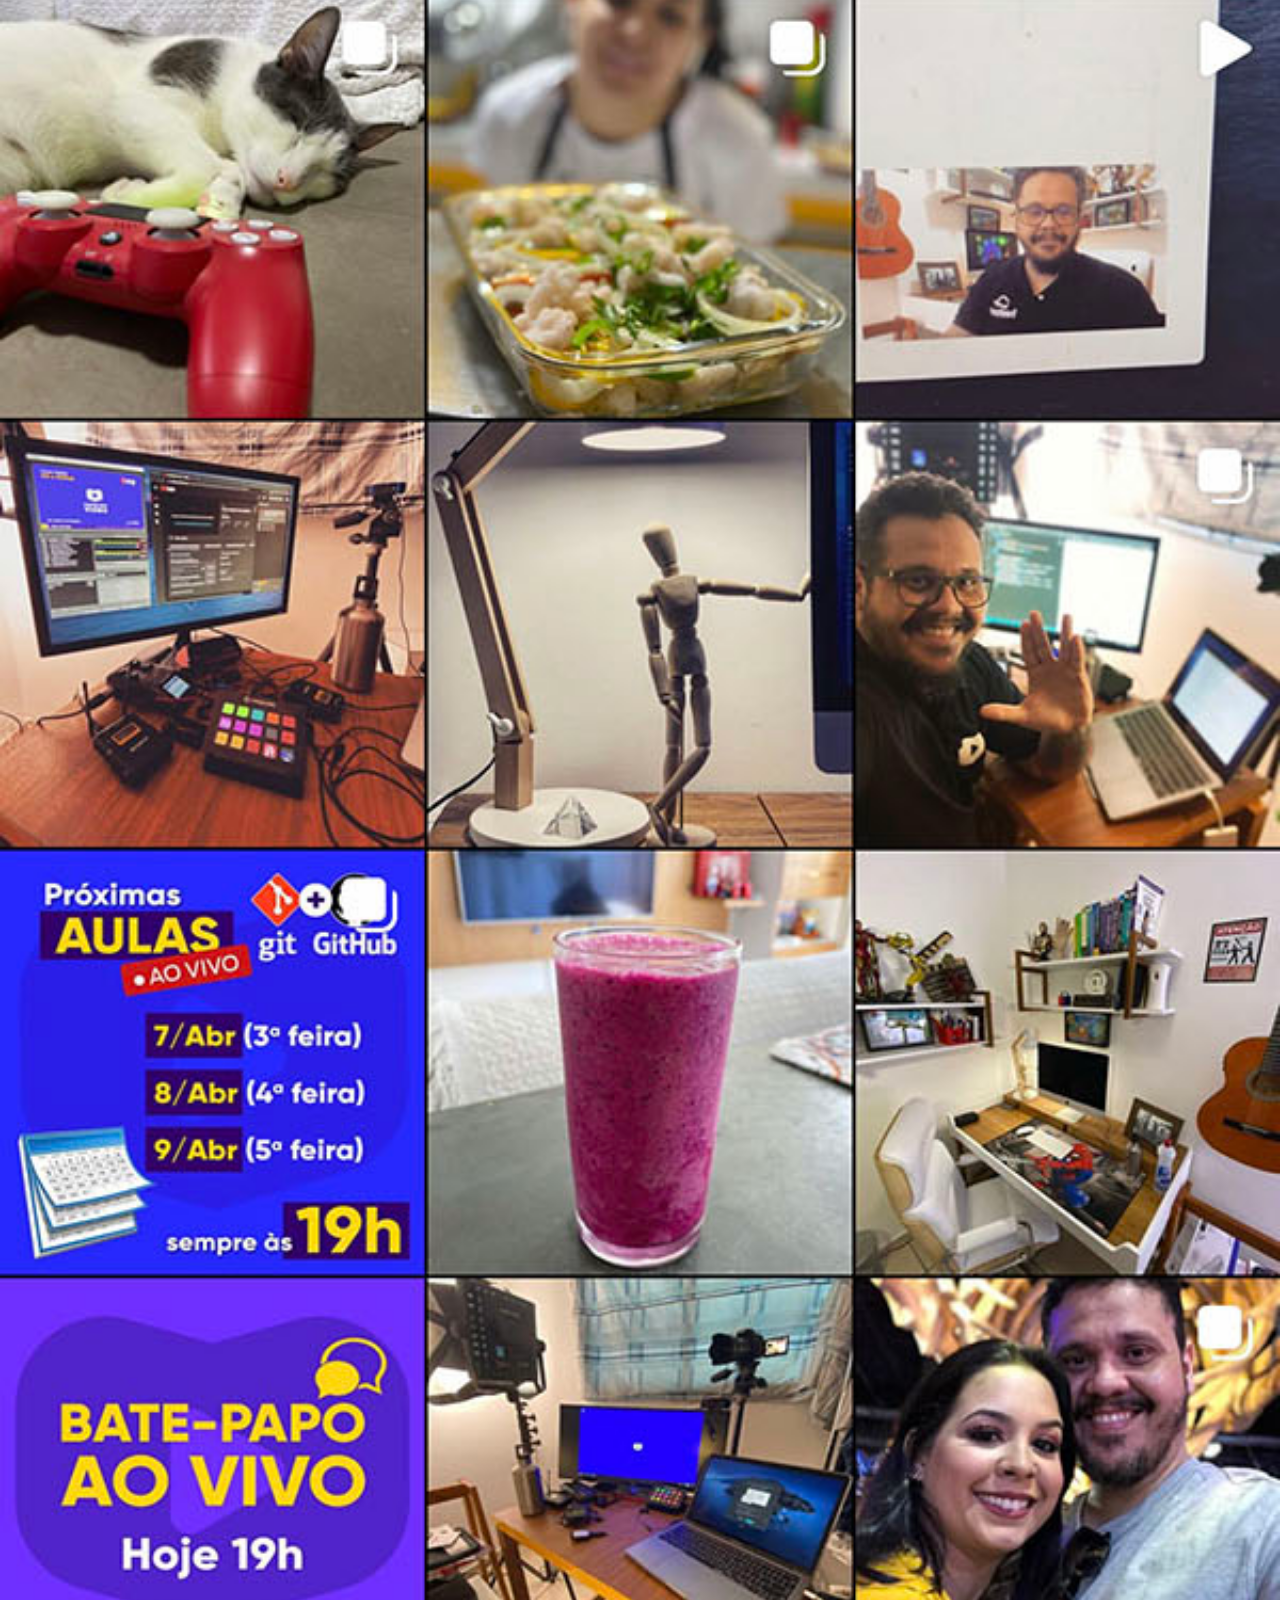
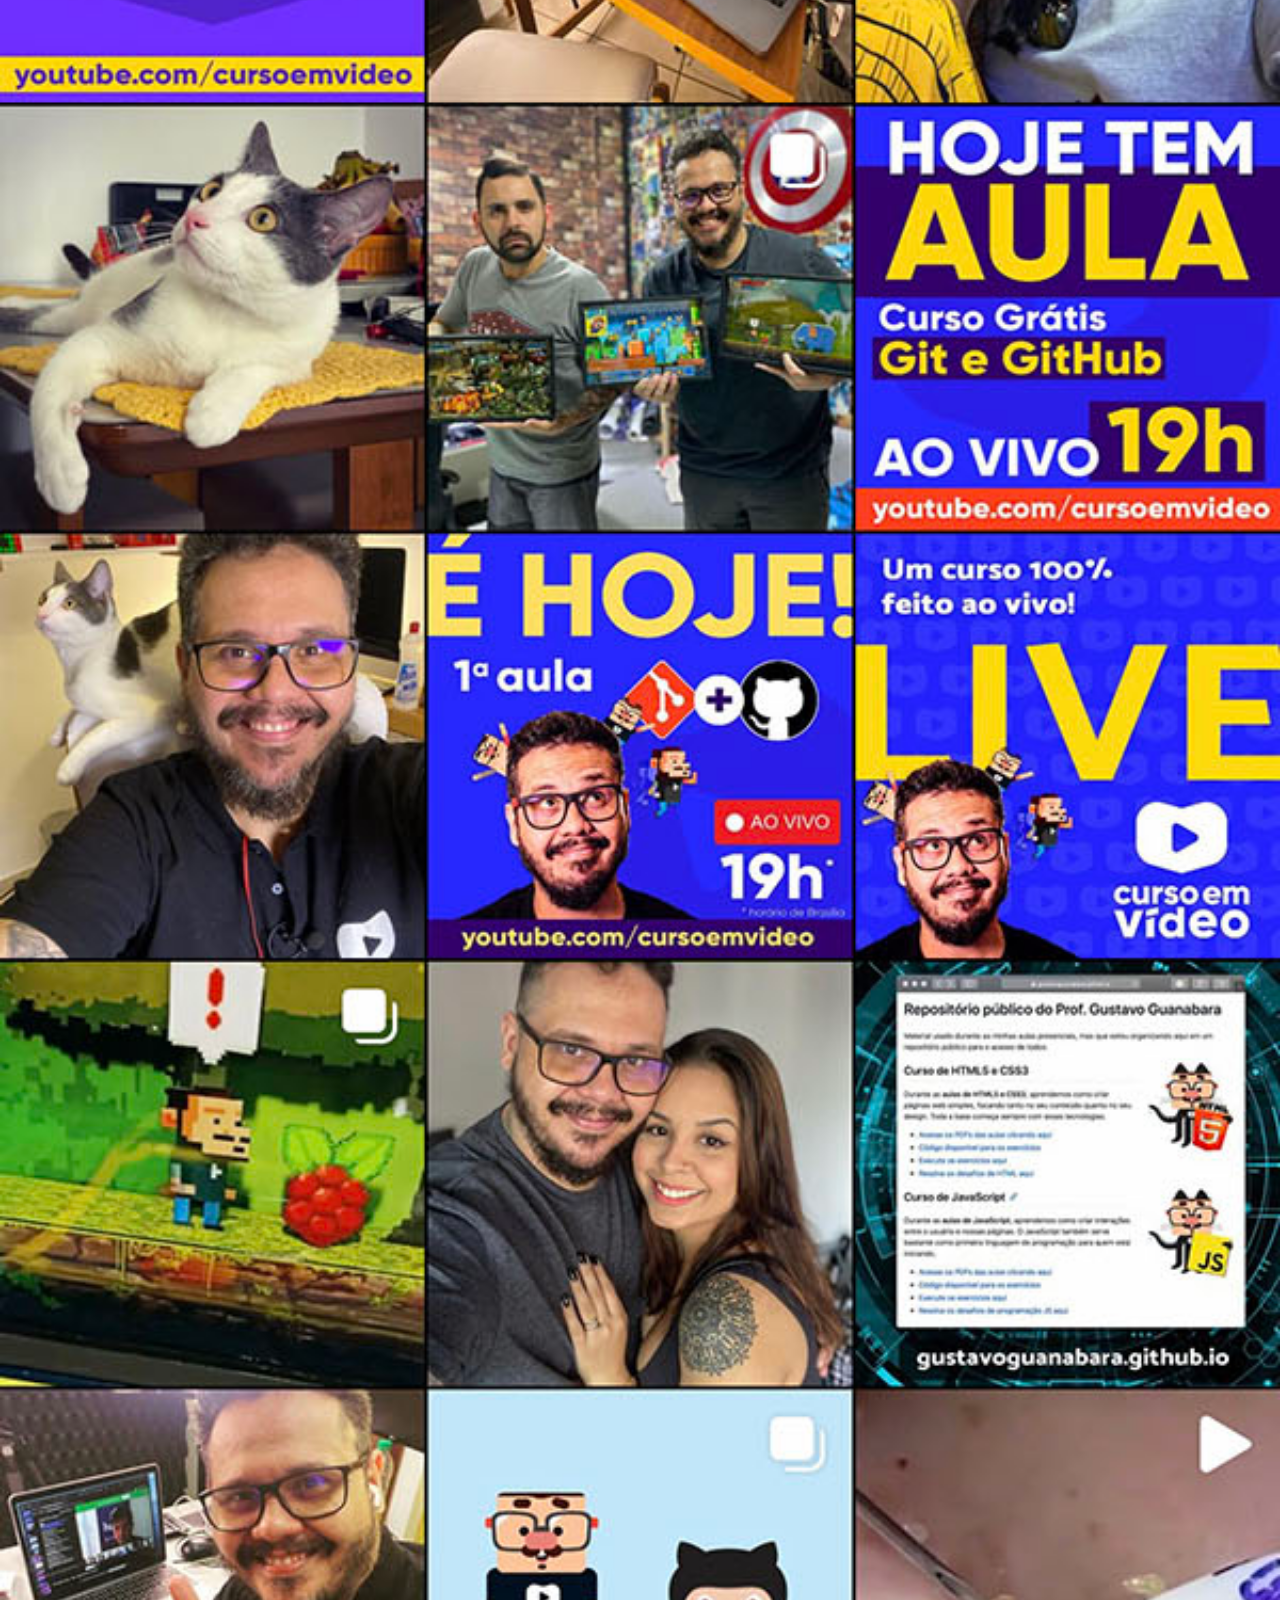
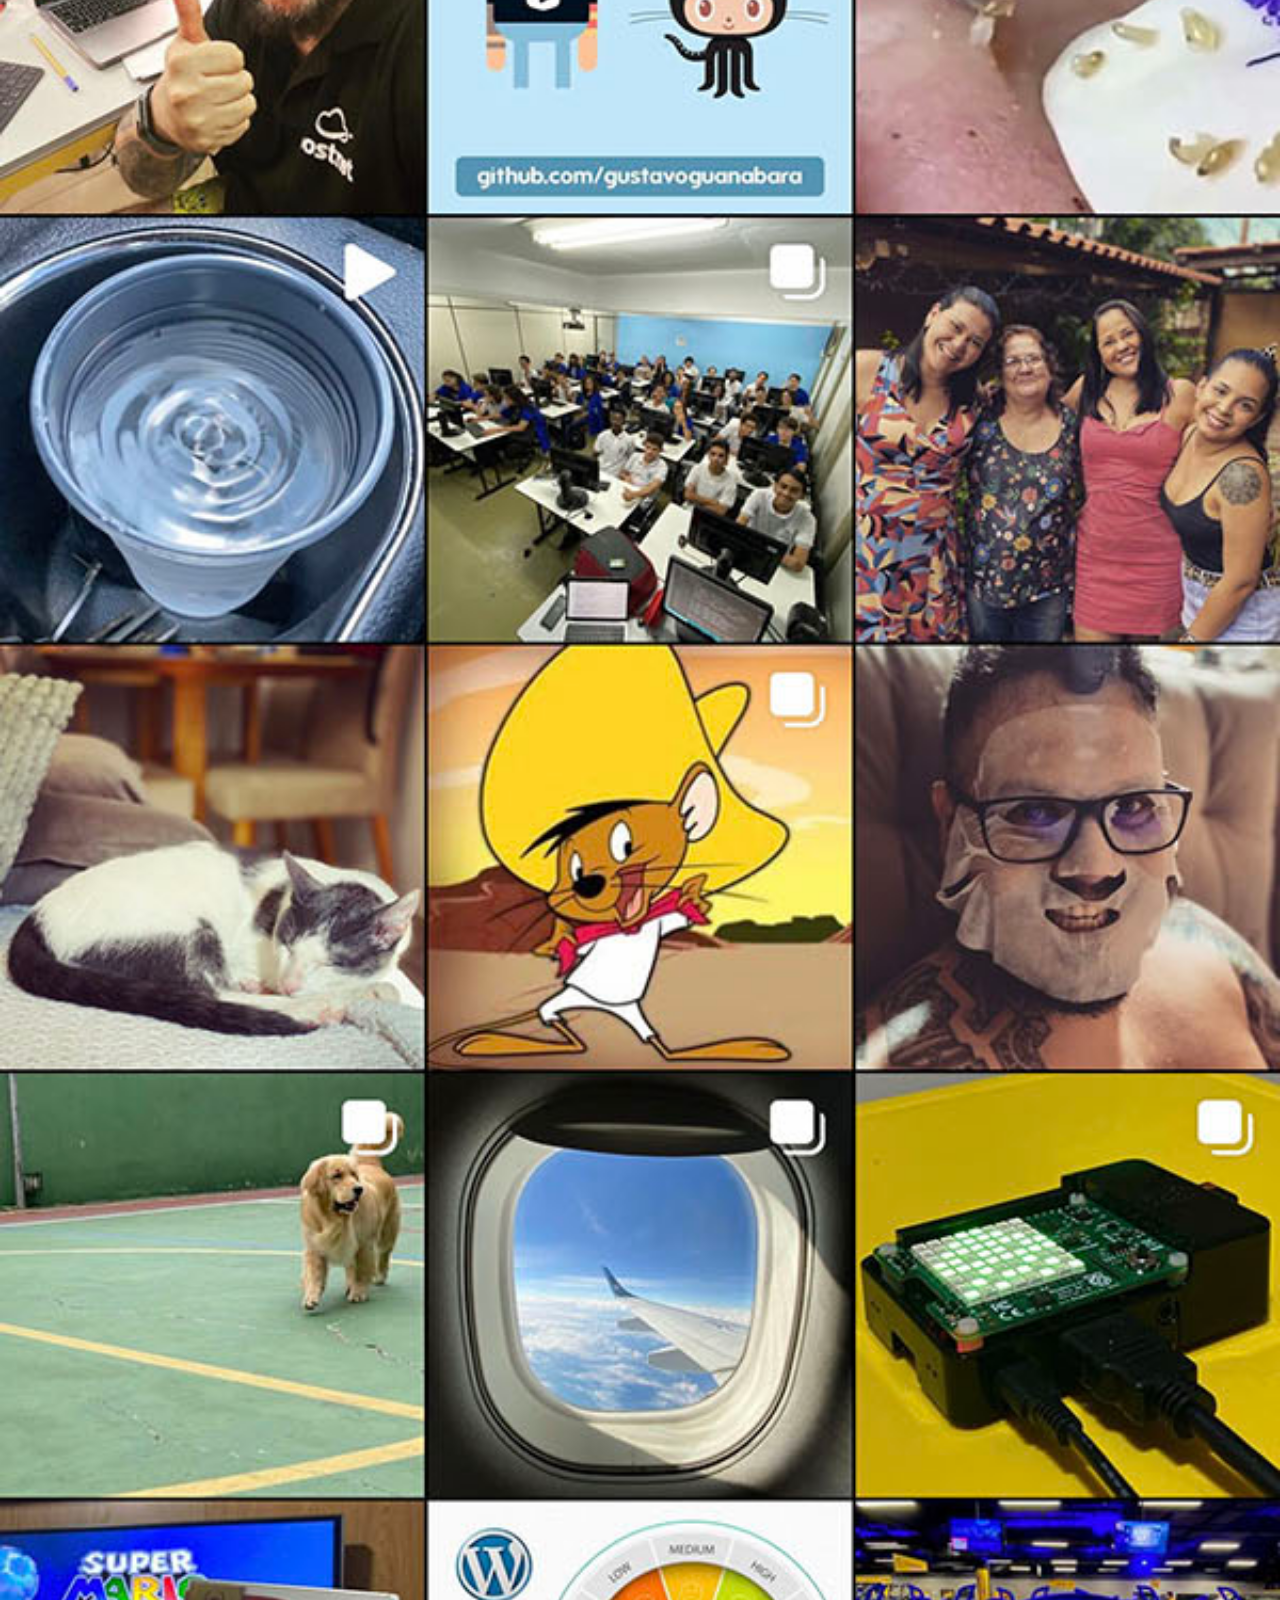
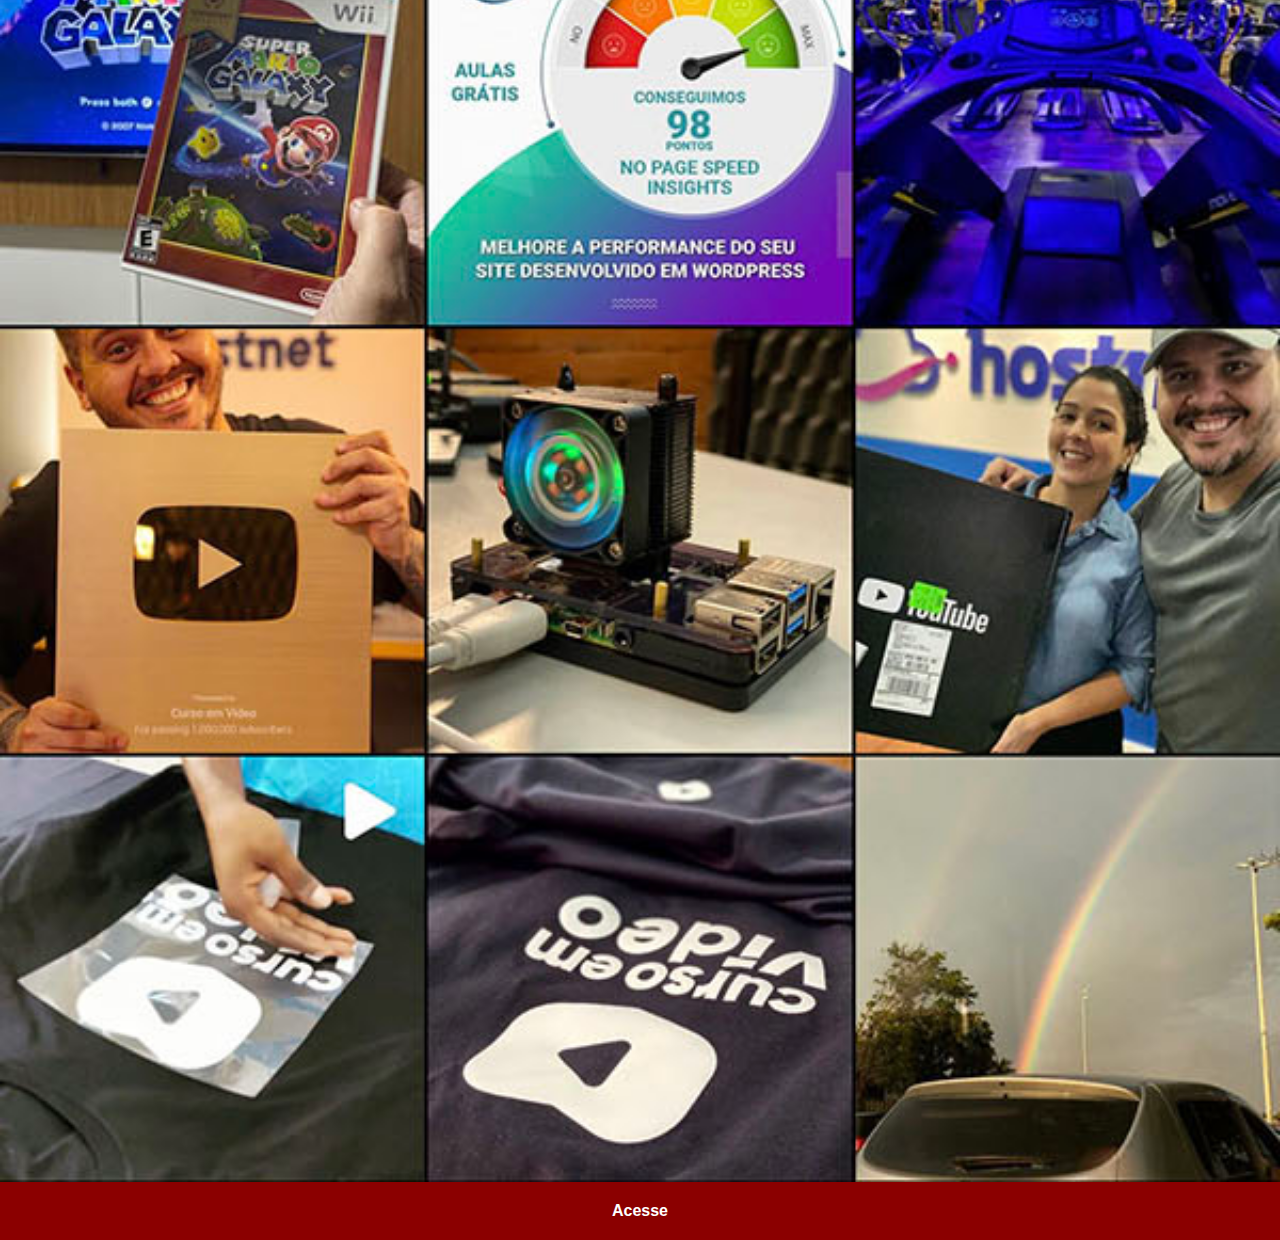
<file: instagram.html>
<html lang="pt-br">

<head>
    <meta charset="UTF-8">
    <meta http-equiv="X-UA-Compatible" content="IE=edge">
    <meta name="viewport" content="width=device-width, initial-scale=1.0">
    <title>Instagram</title>
    <link rel="stylesheet" href="estilos/social.css">
</head>

<body>
    <img src="imagens/tela-instagram.jpg" alt="Instagram">
    <a href="https://www.instagram.com/gustavoguanabara/" target="_blank">Acesse</a>
</body>

</html>
</file>
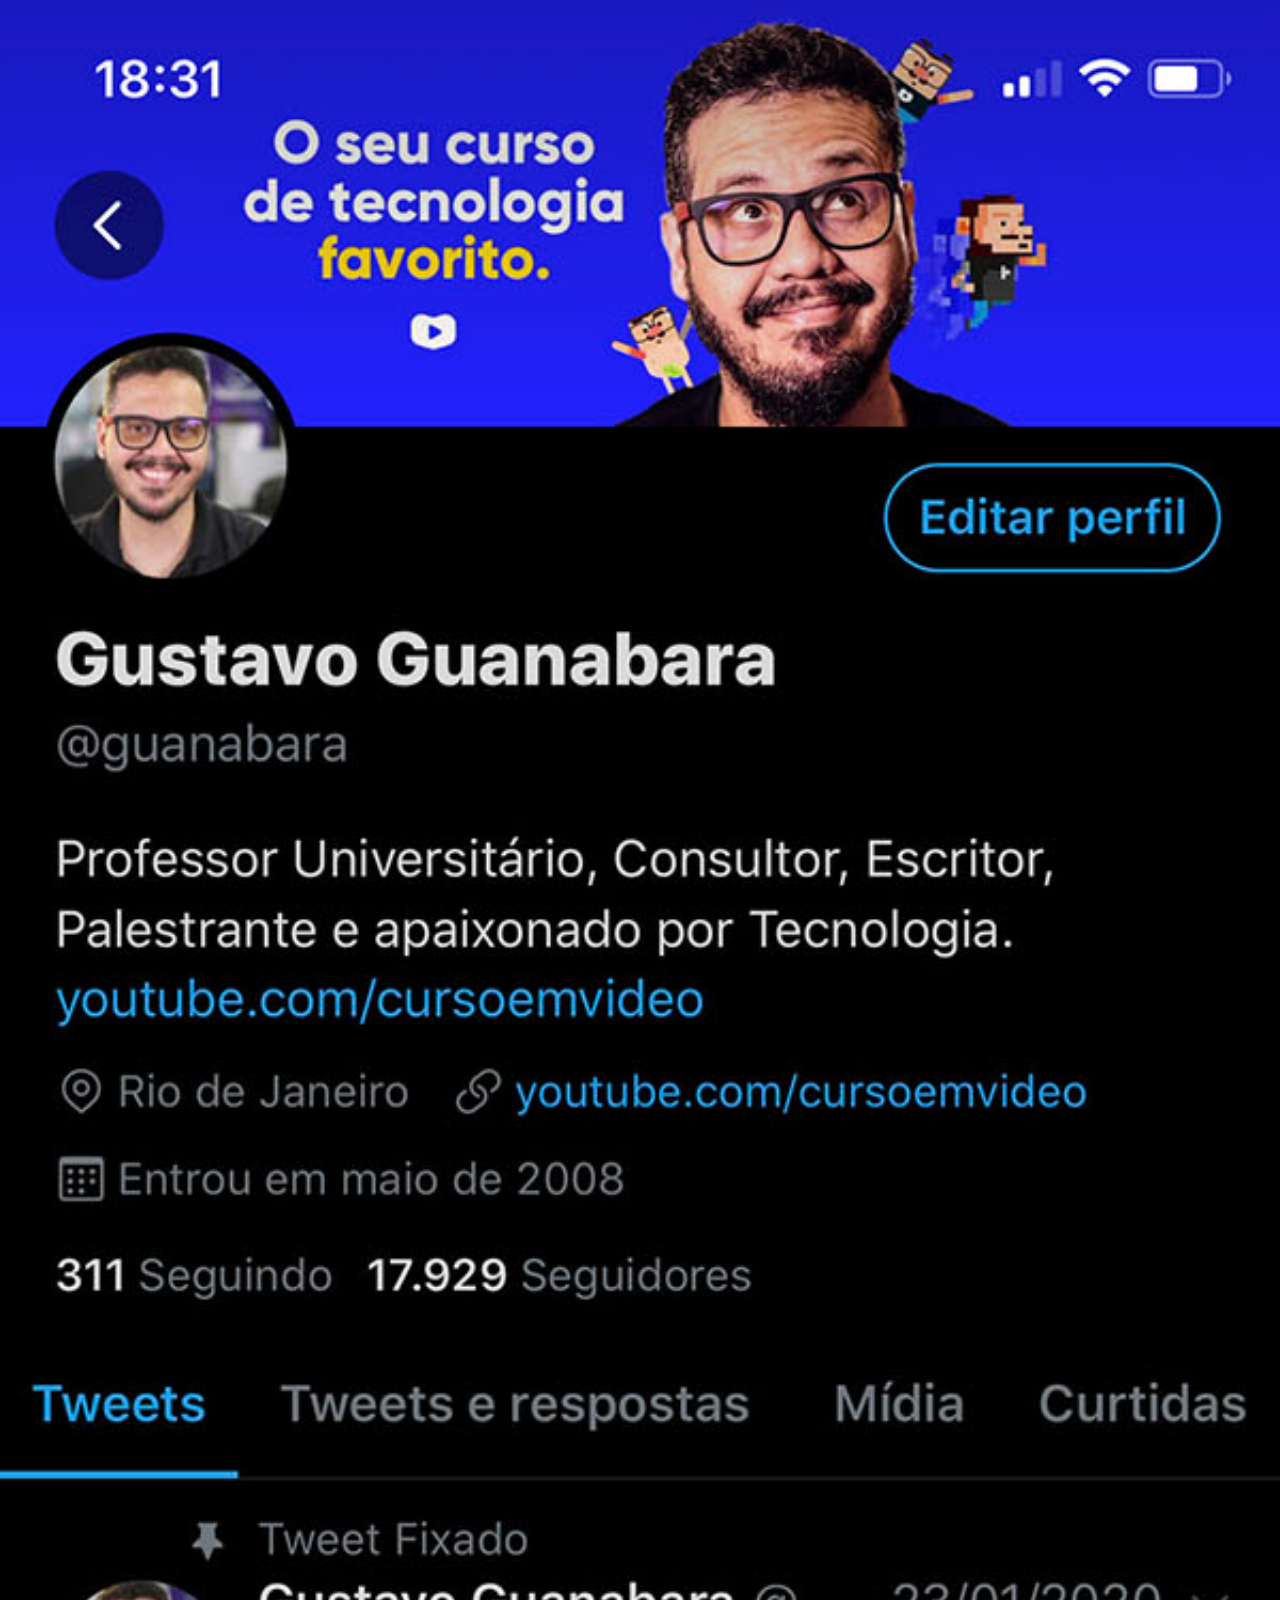
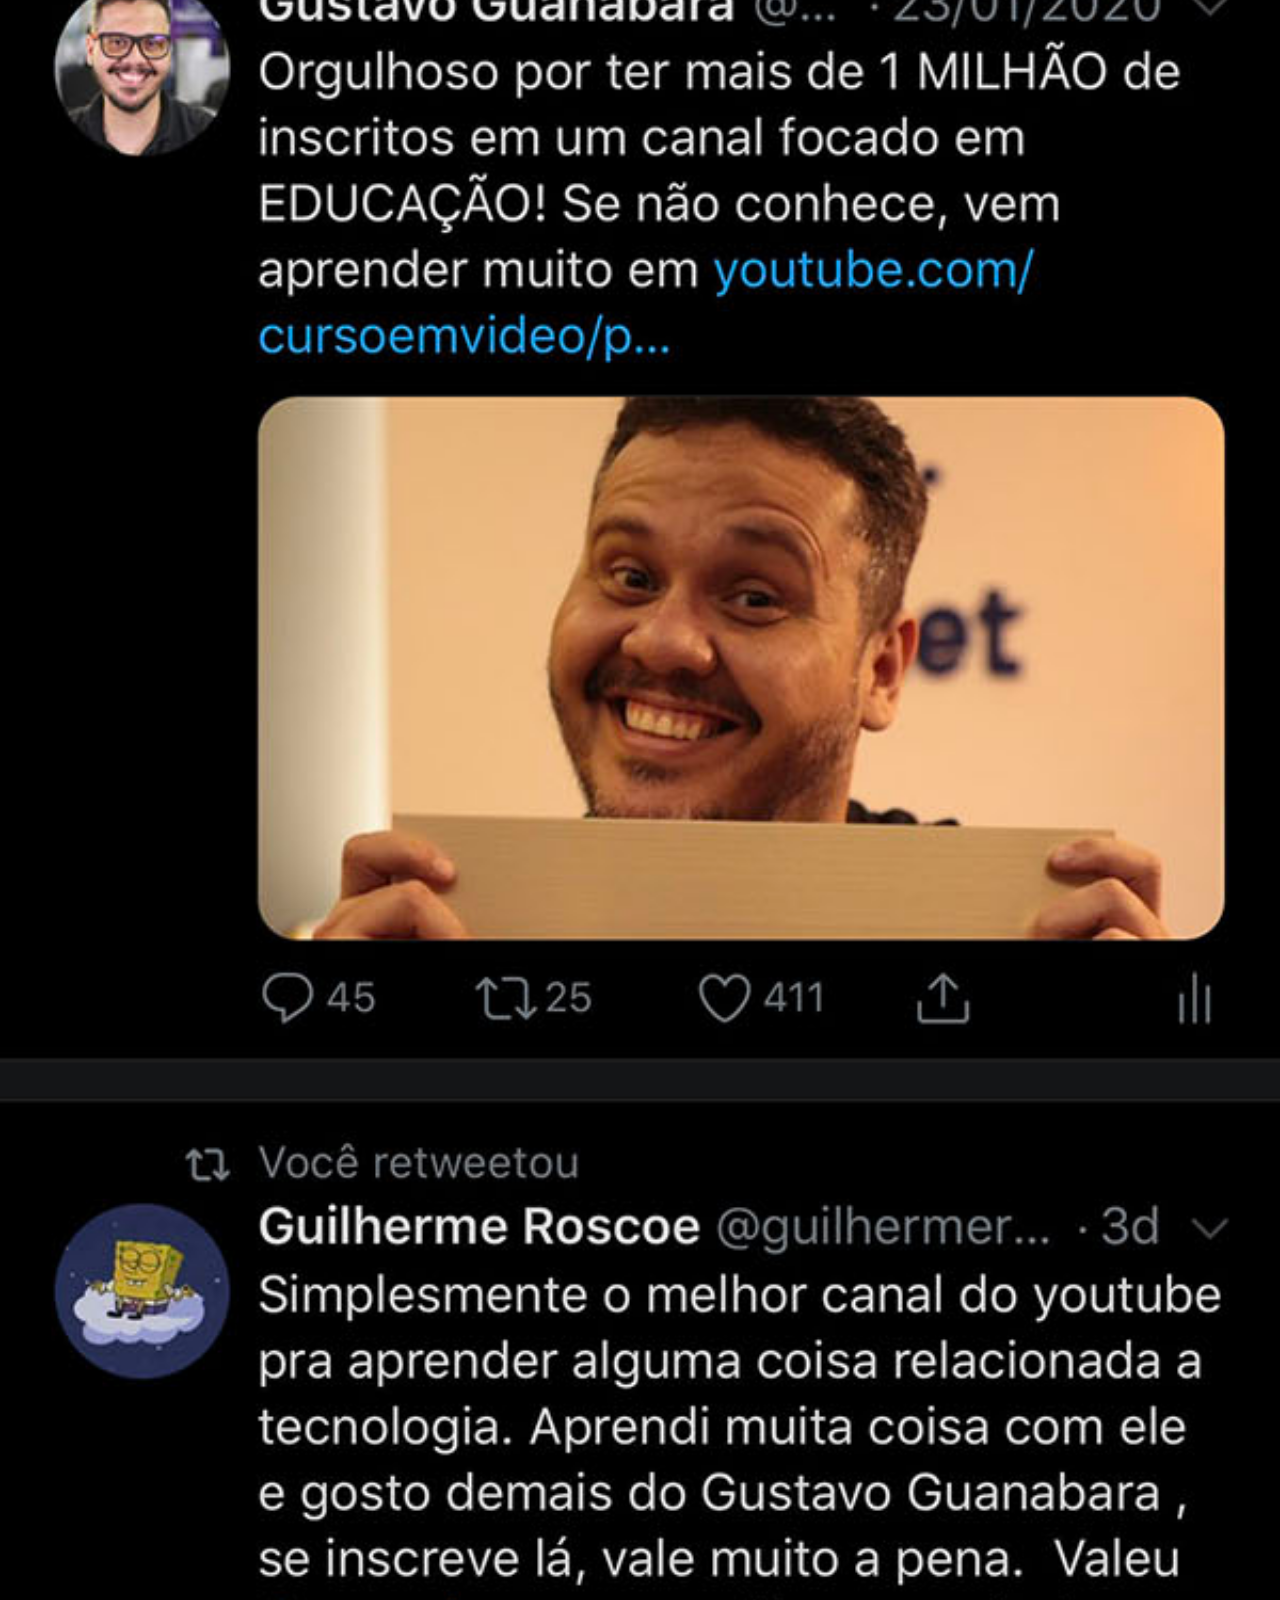
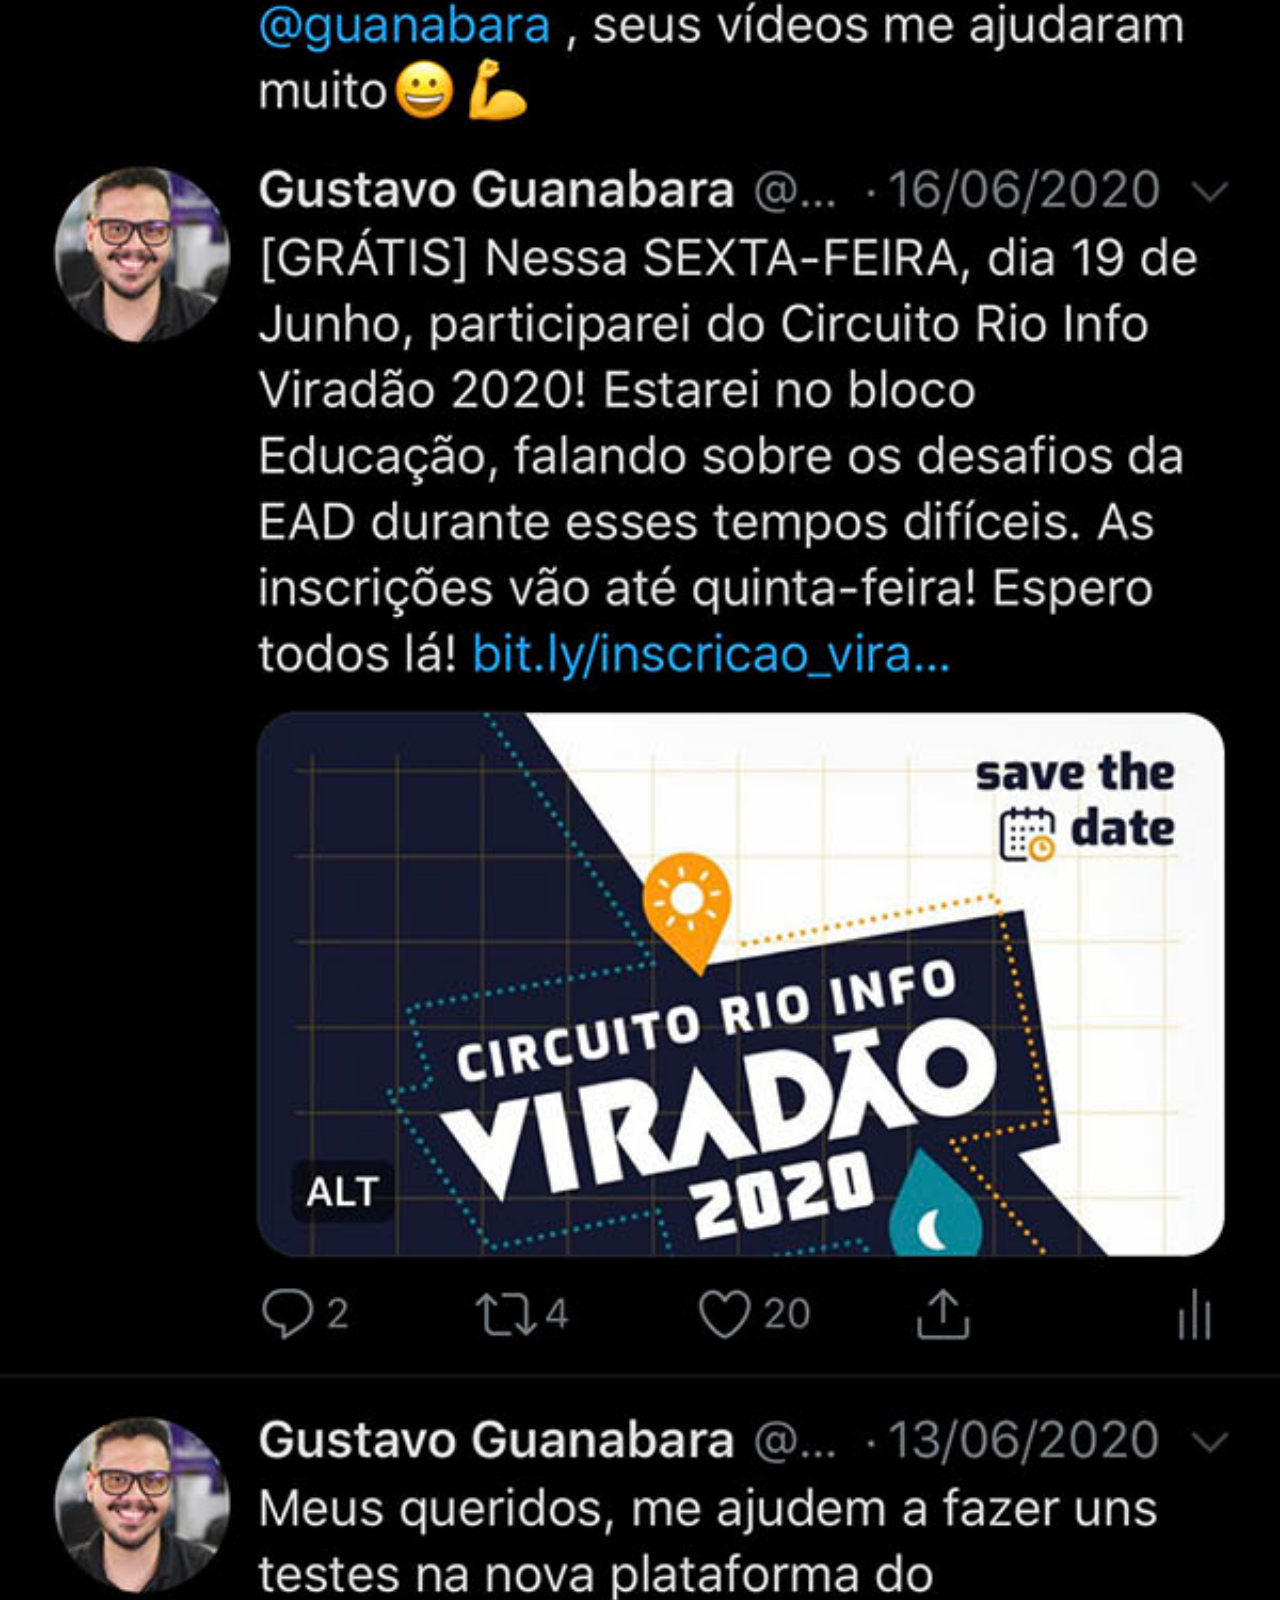
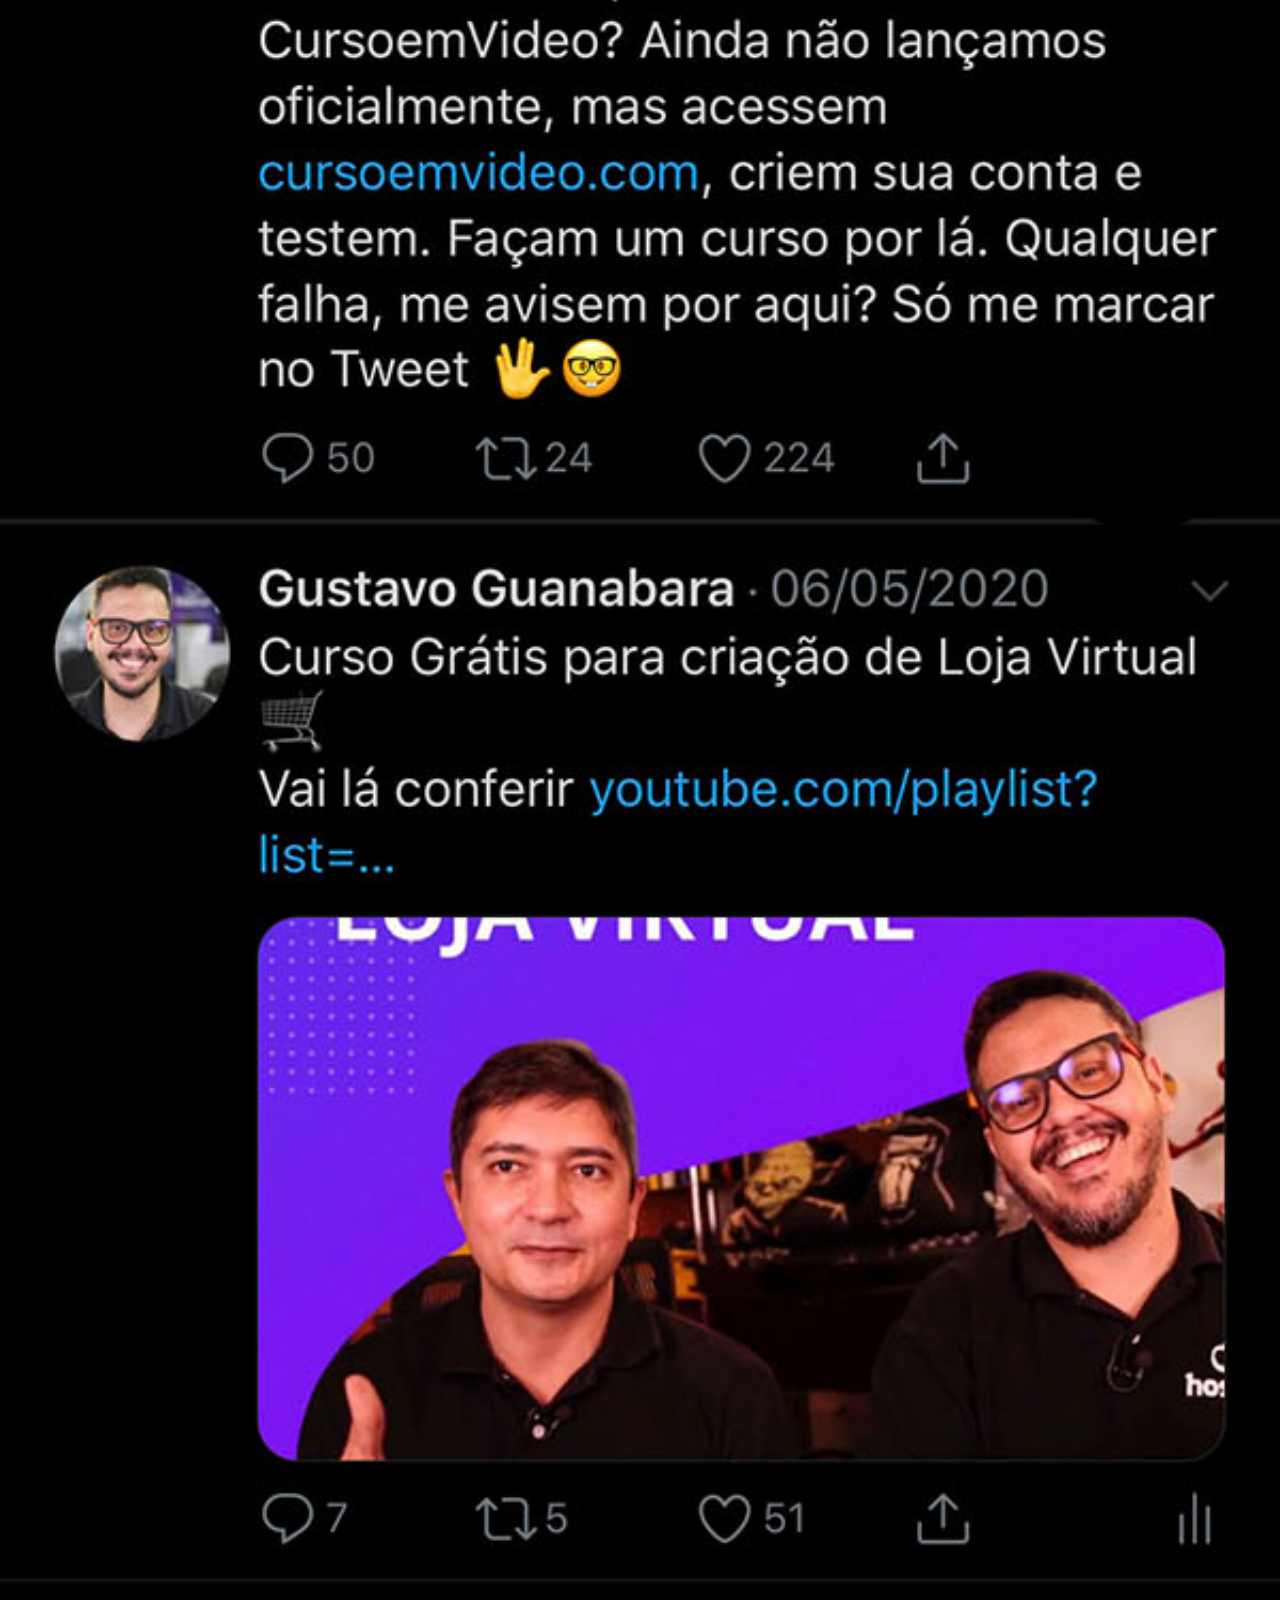
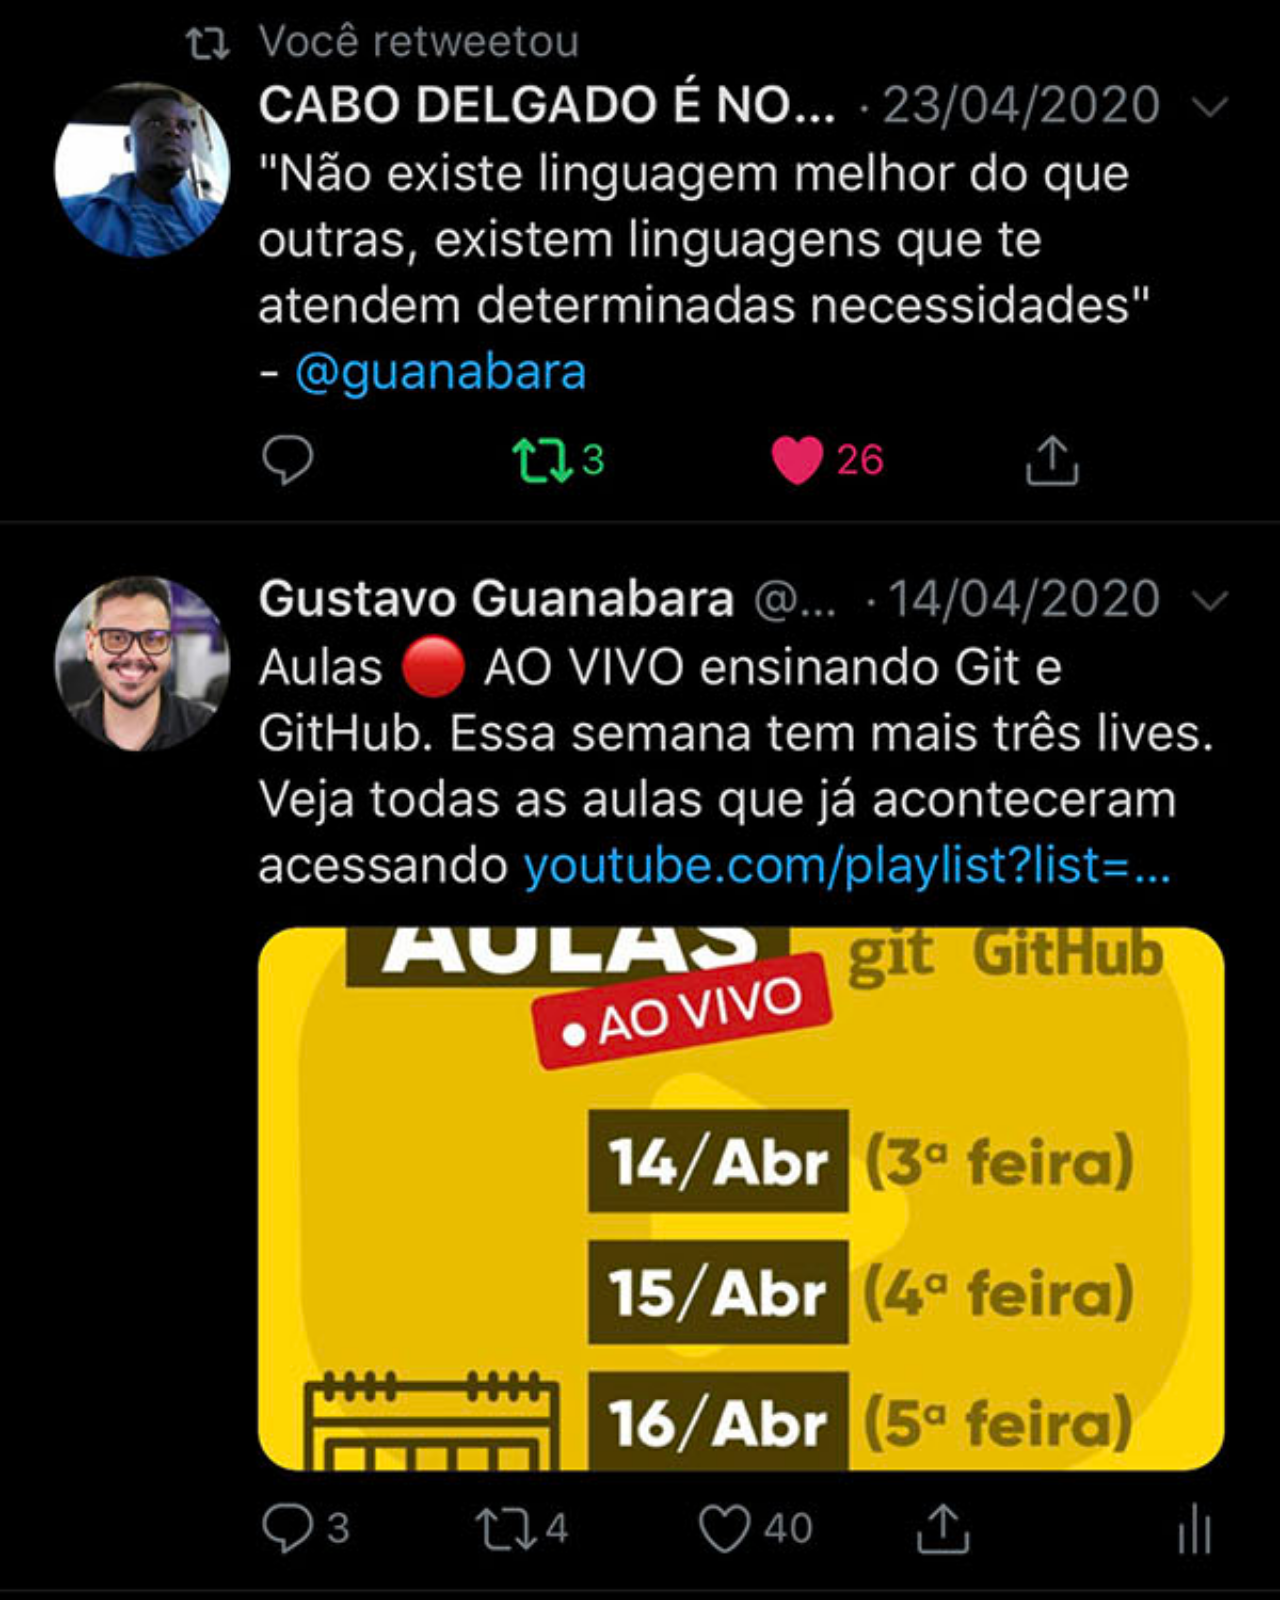
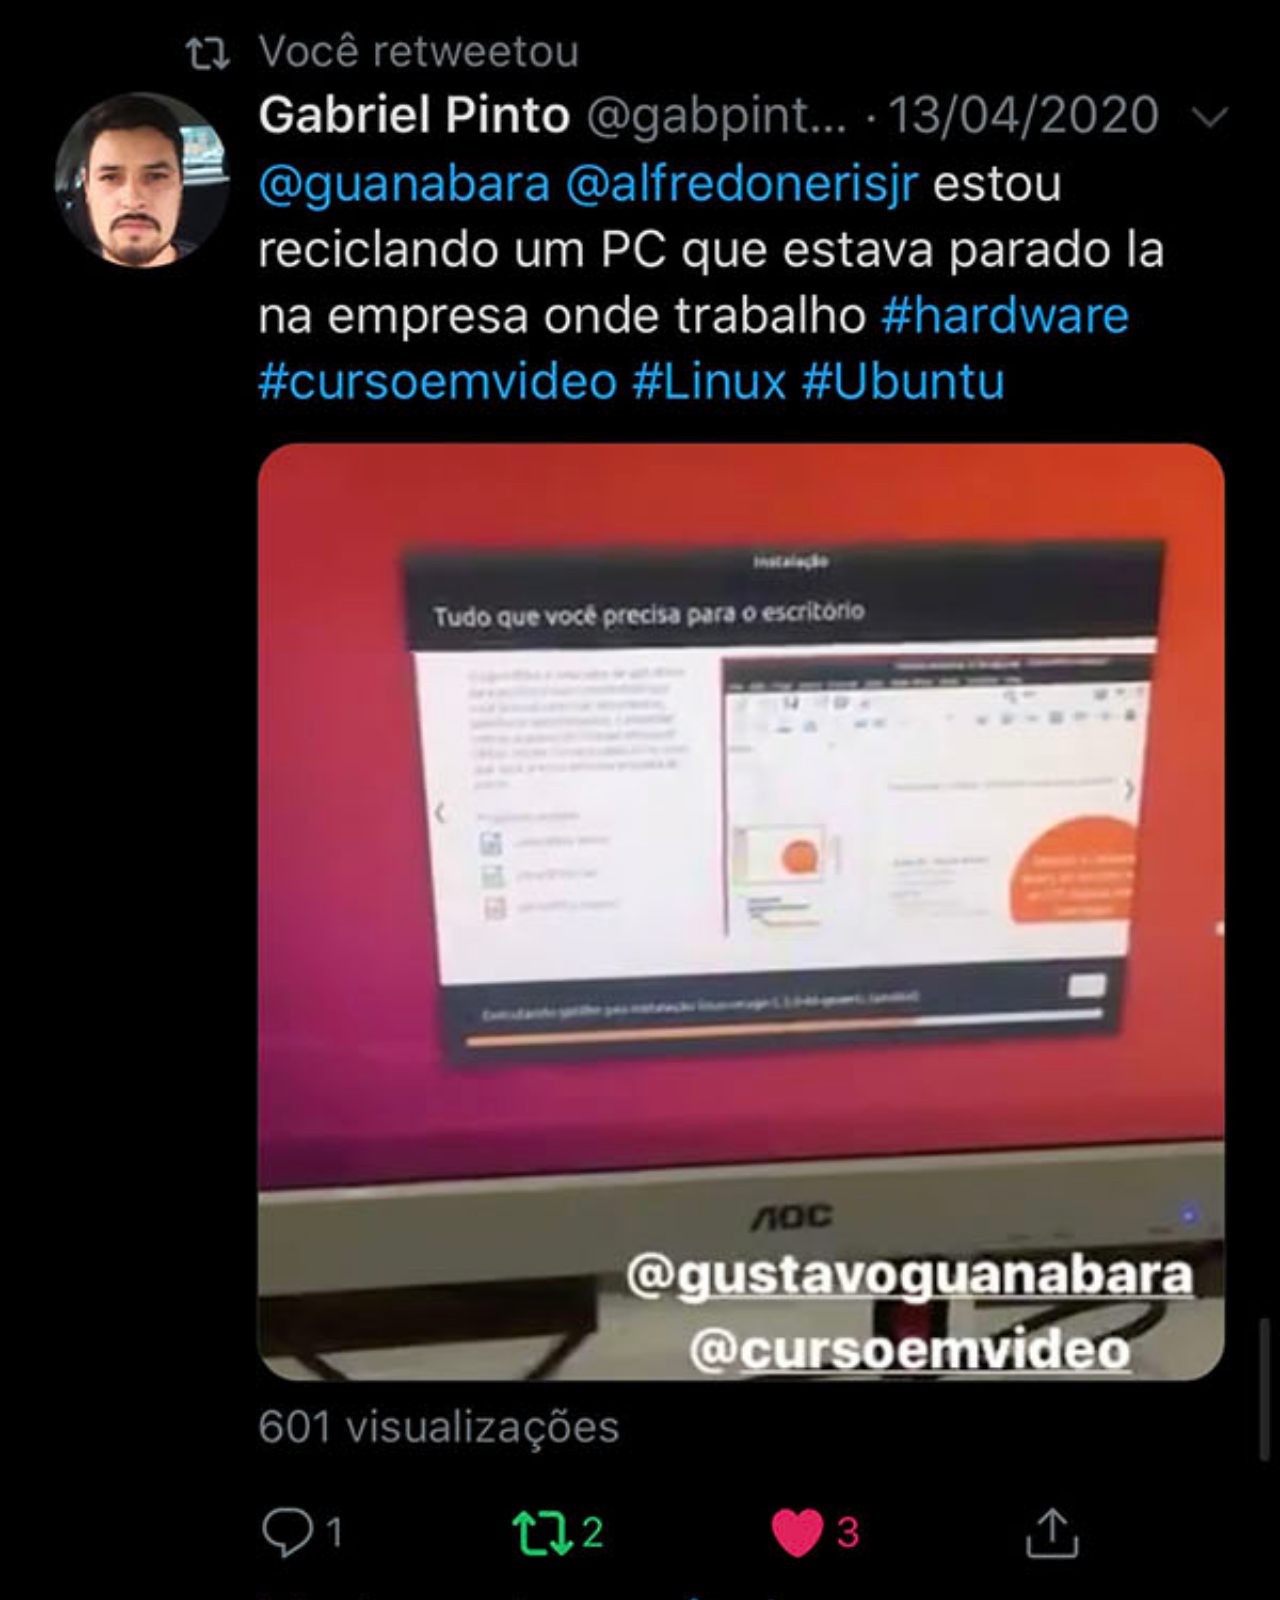
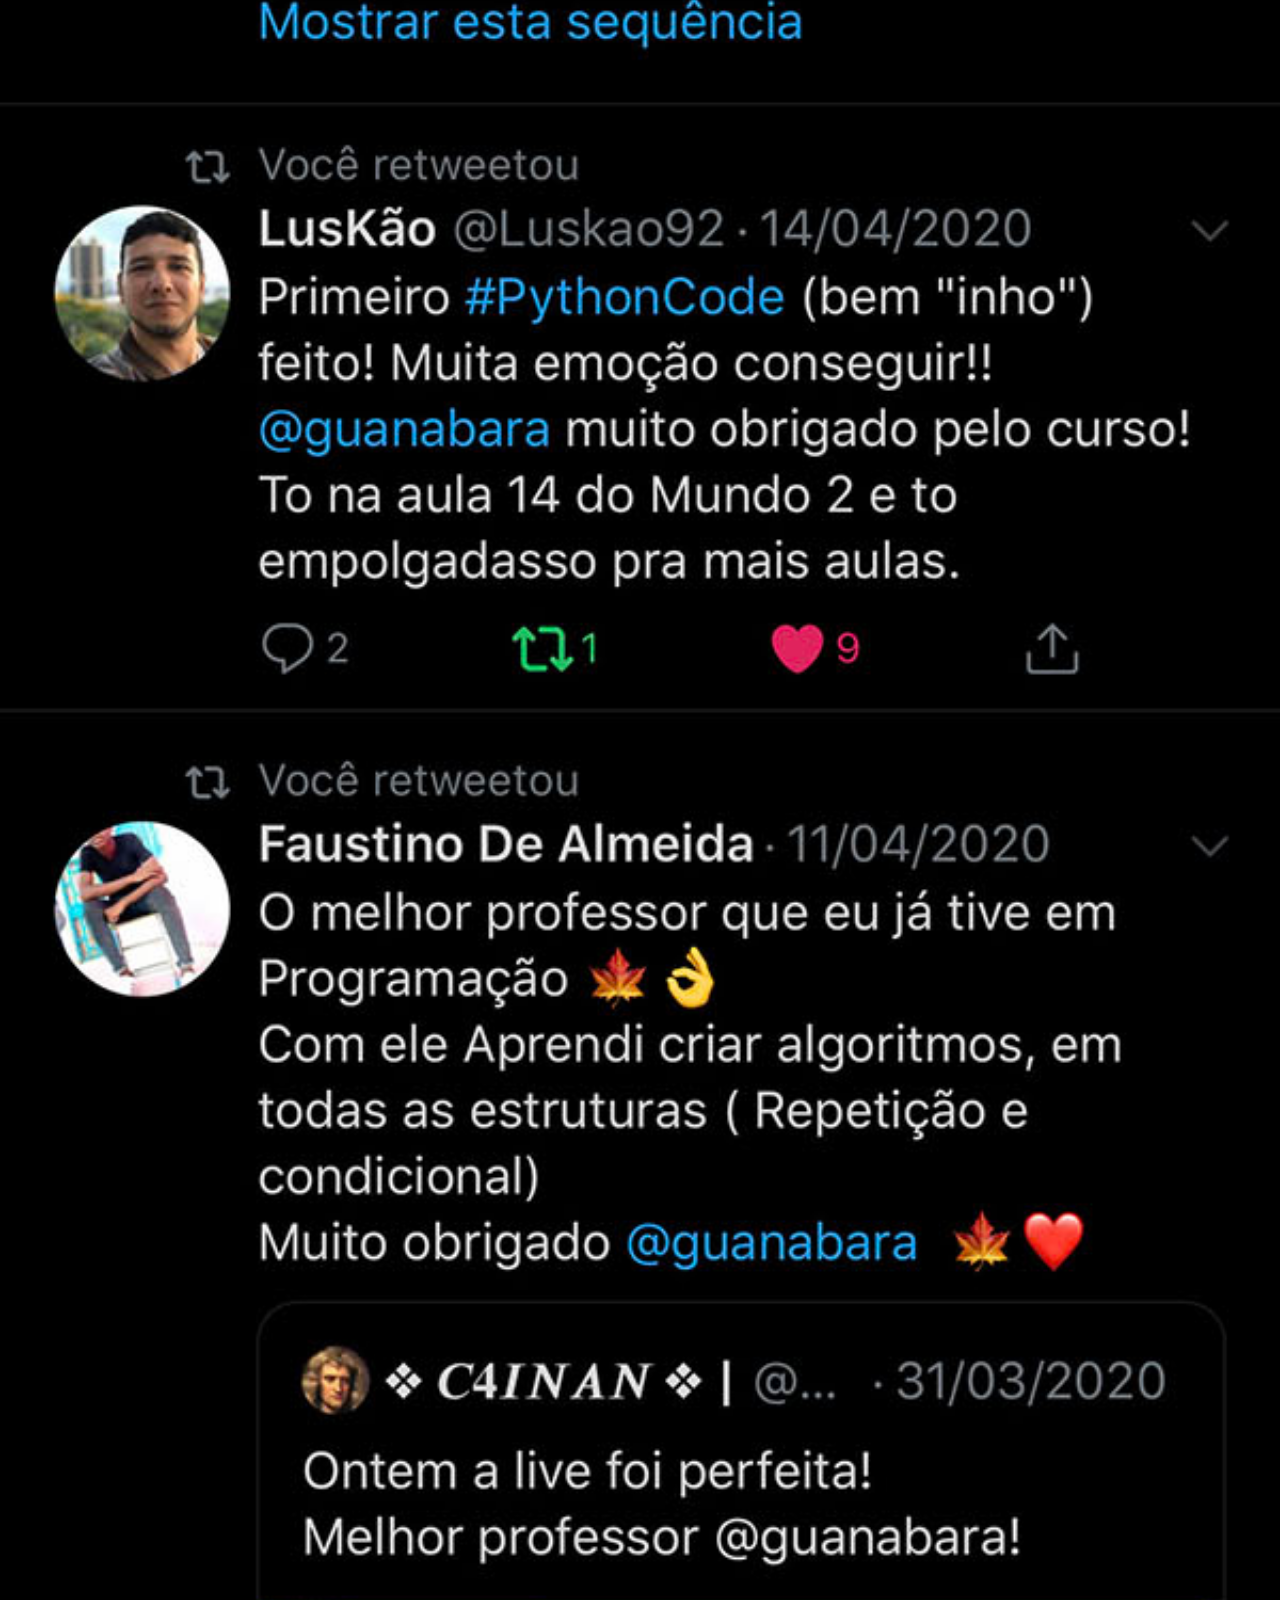
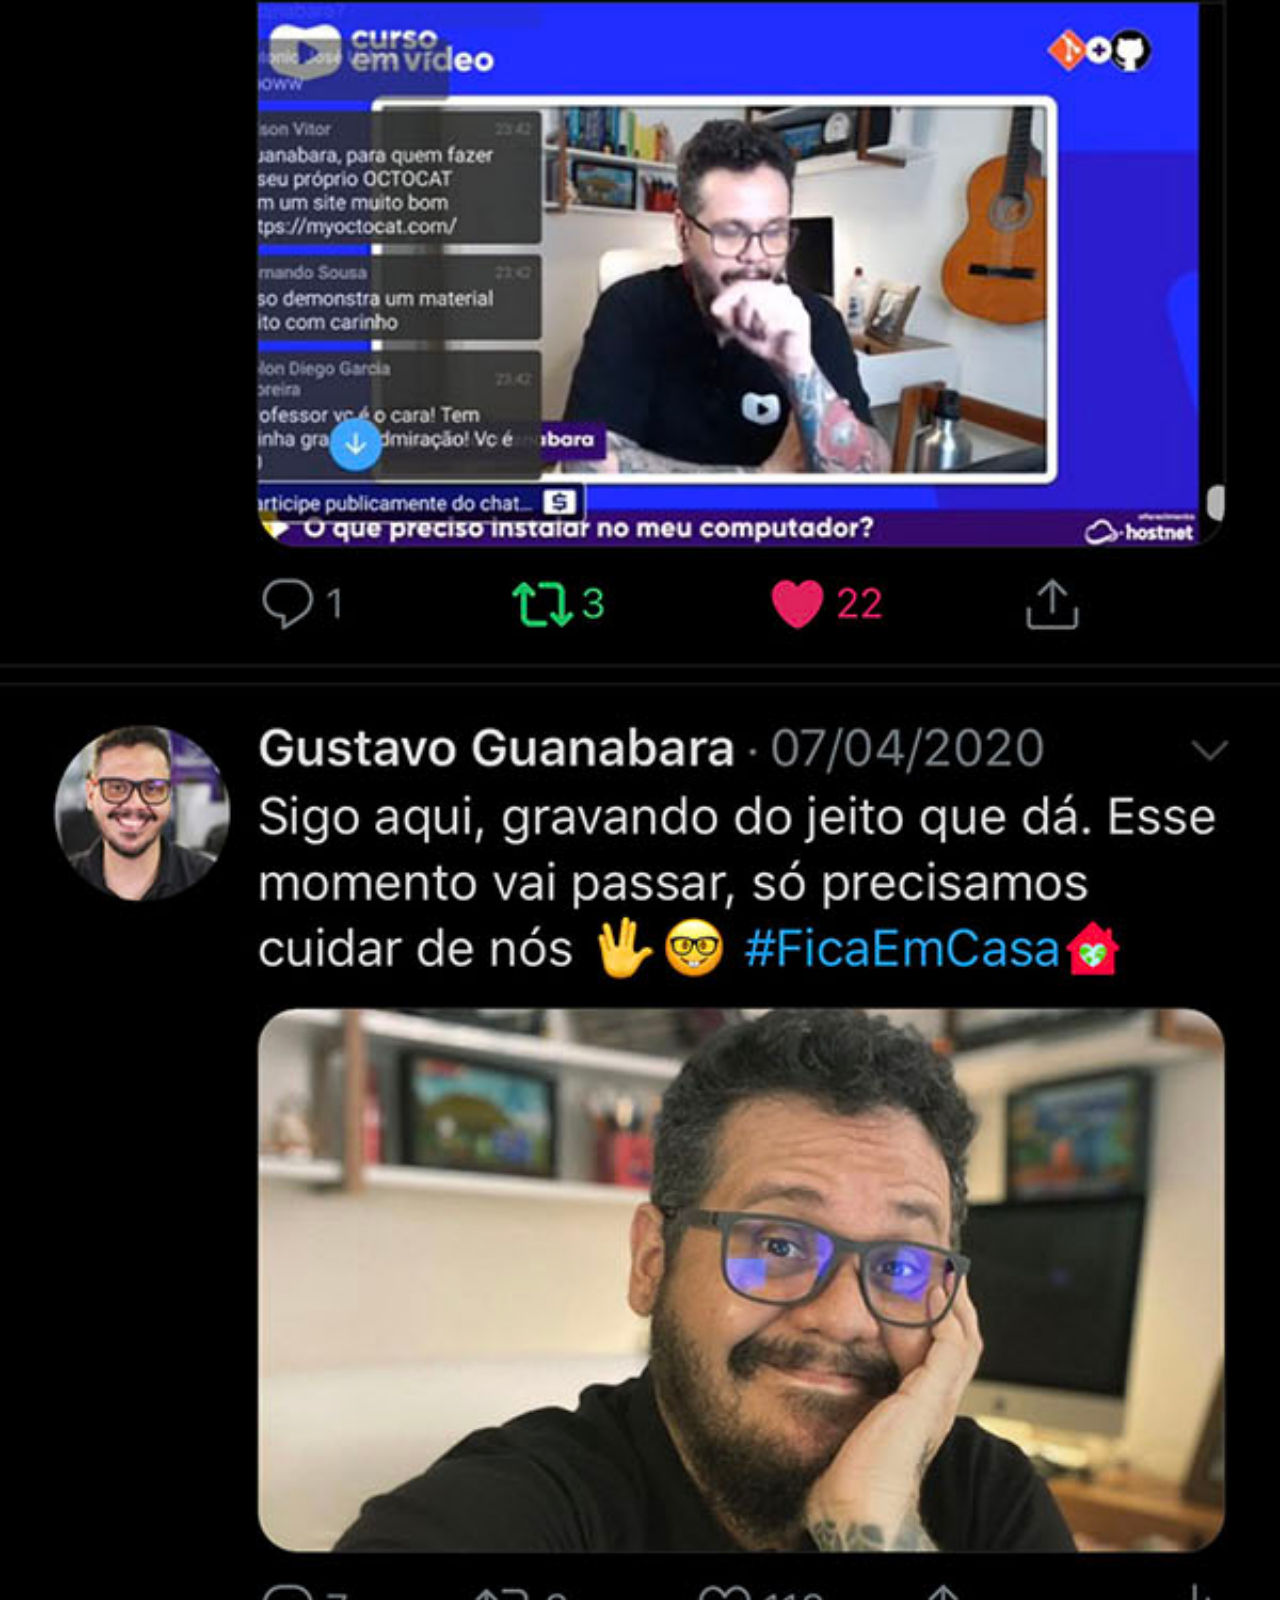
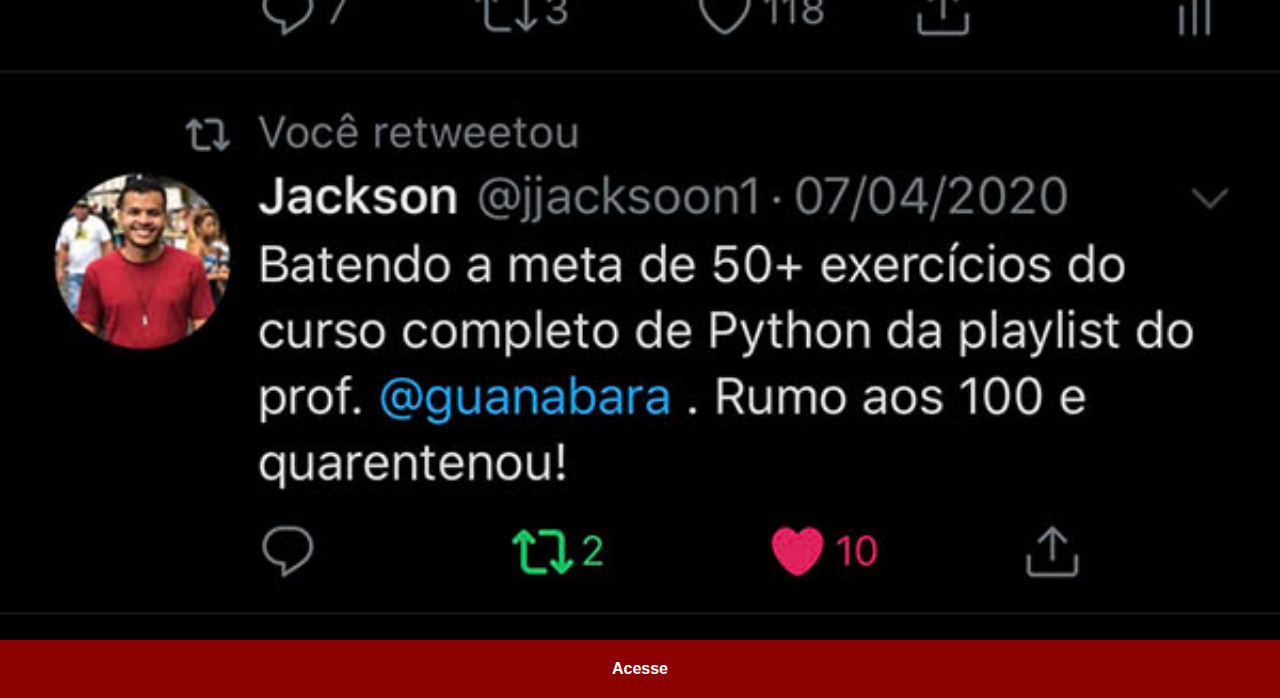
<file: twitter.html>
<html lang="en">

<head>
    <meta charset="UTF-8">
    <meta http-equiv="X-UA-Compatible" content="IE=edge">
    <meta name="viewport" content="width=device-width, initial-scale=1.0">
    <title>Twitter</title>
    <link rel="stylesheet" href="estilos/social.css">
</head>

<body>
    <img src="imagens/tela-twitter.jpg" alt="Twitter">
    <a href="https://twitter.com/guanabara" target="_blank">Acesse</a>
</body>

</html>
</file>
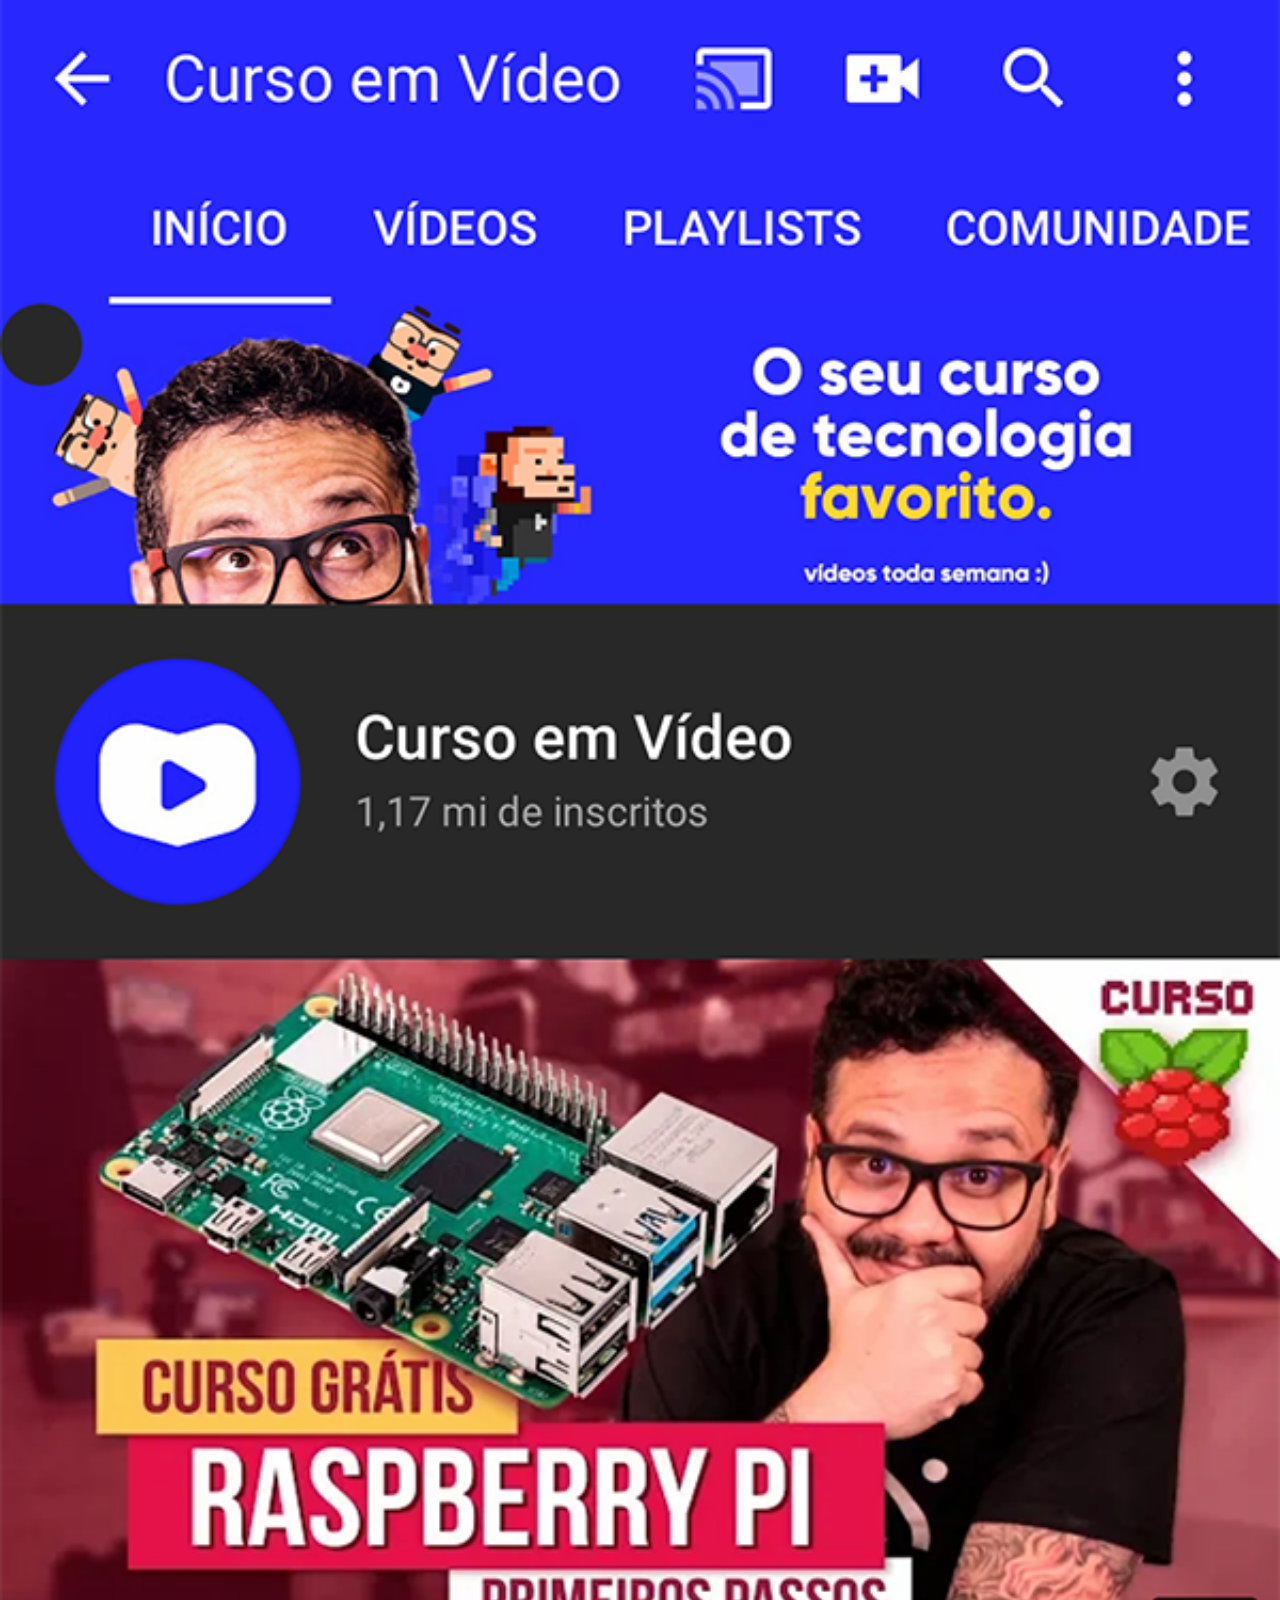
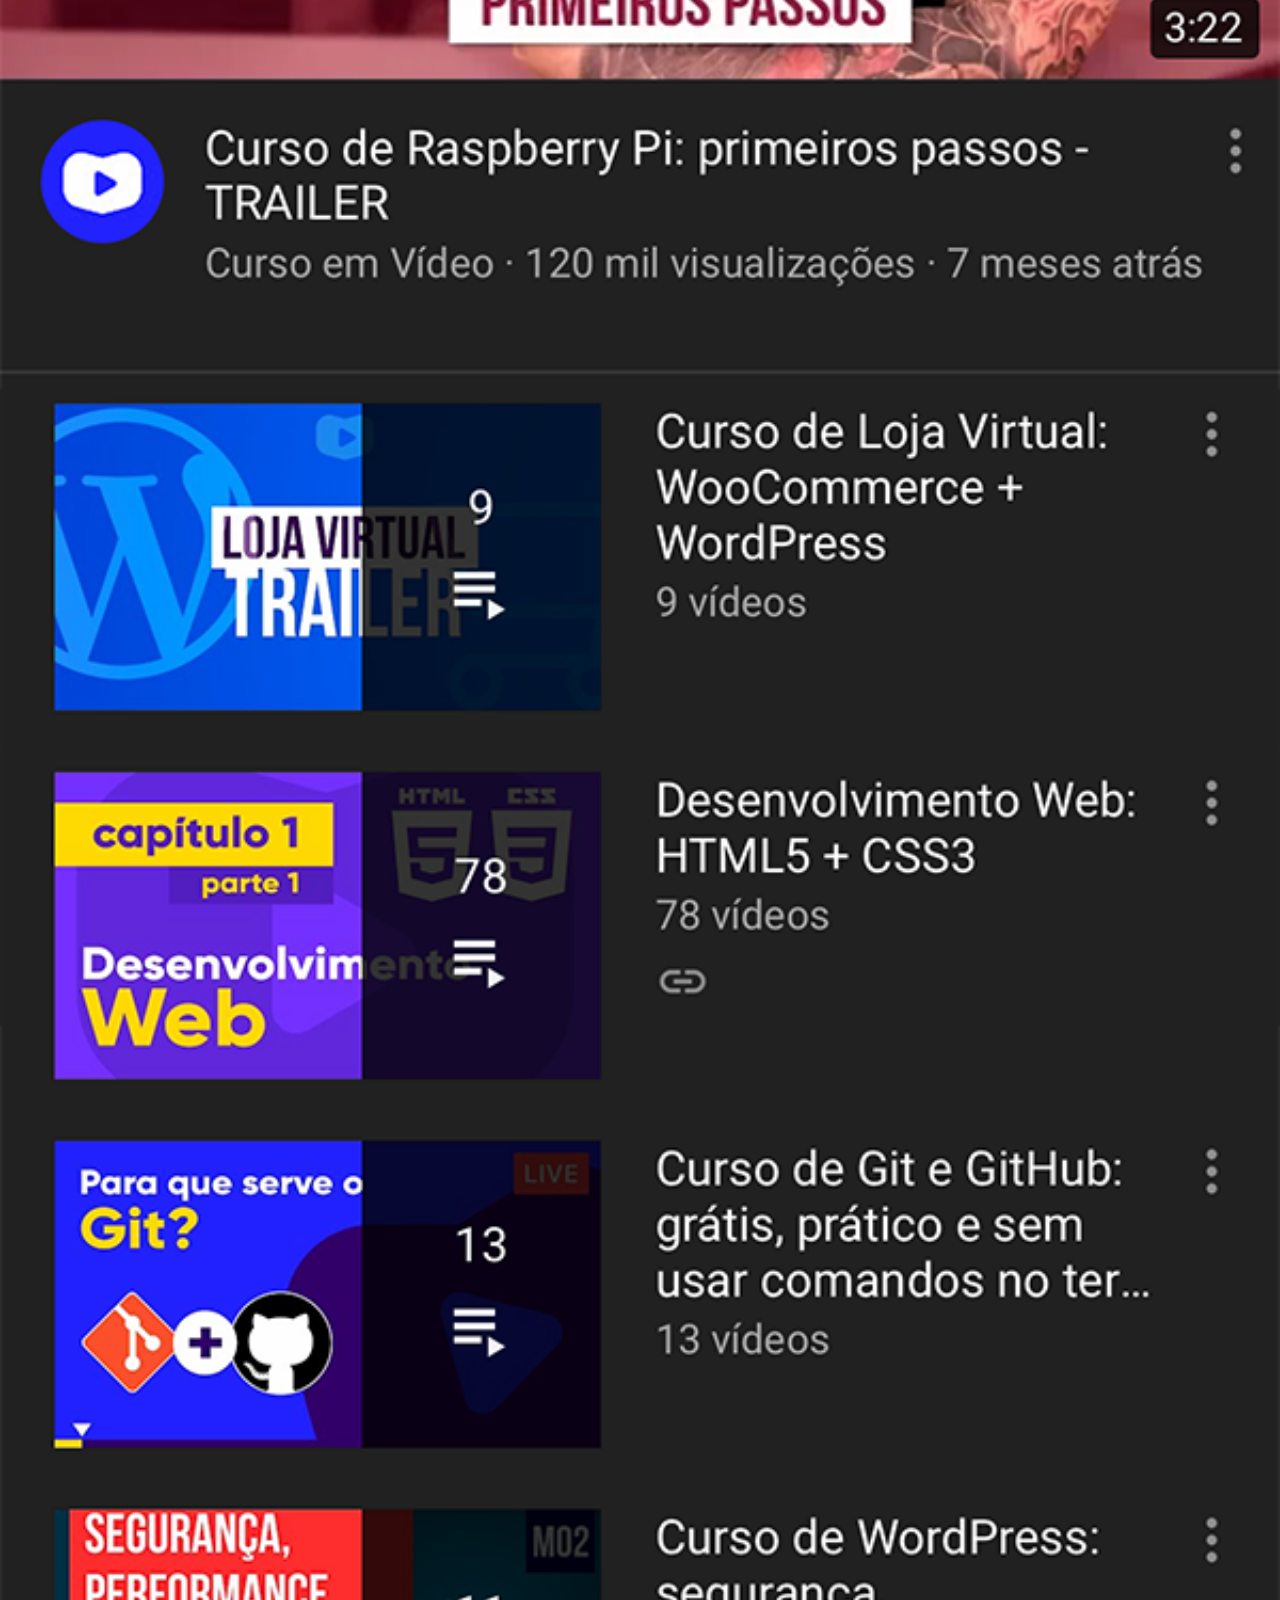
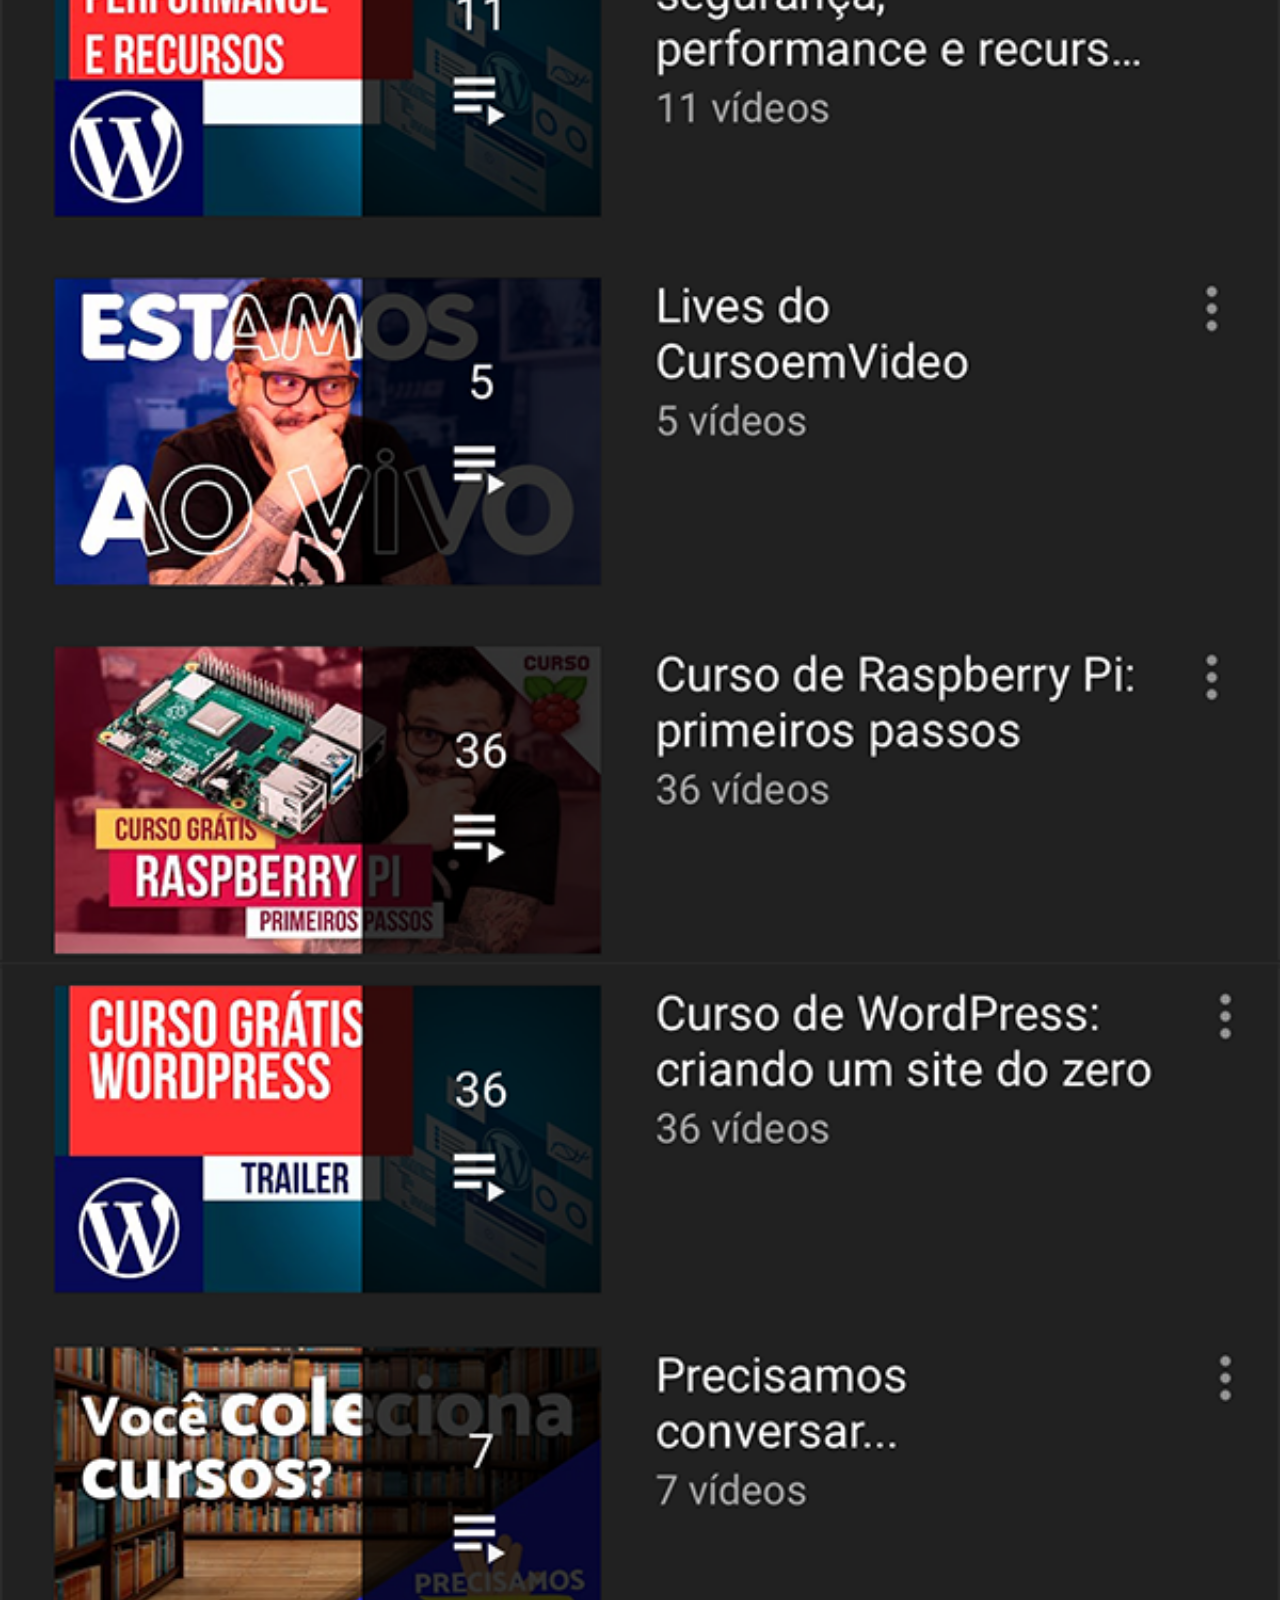
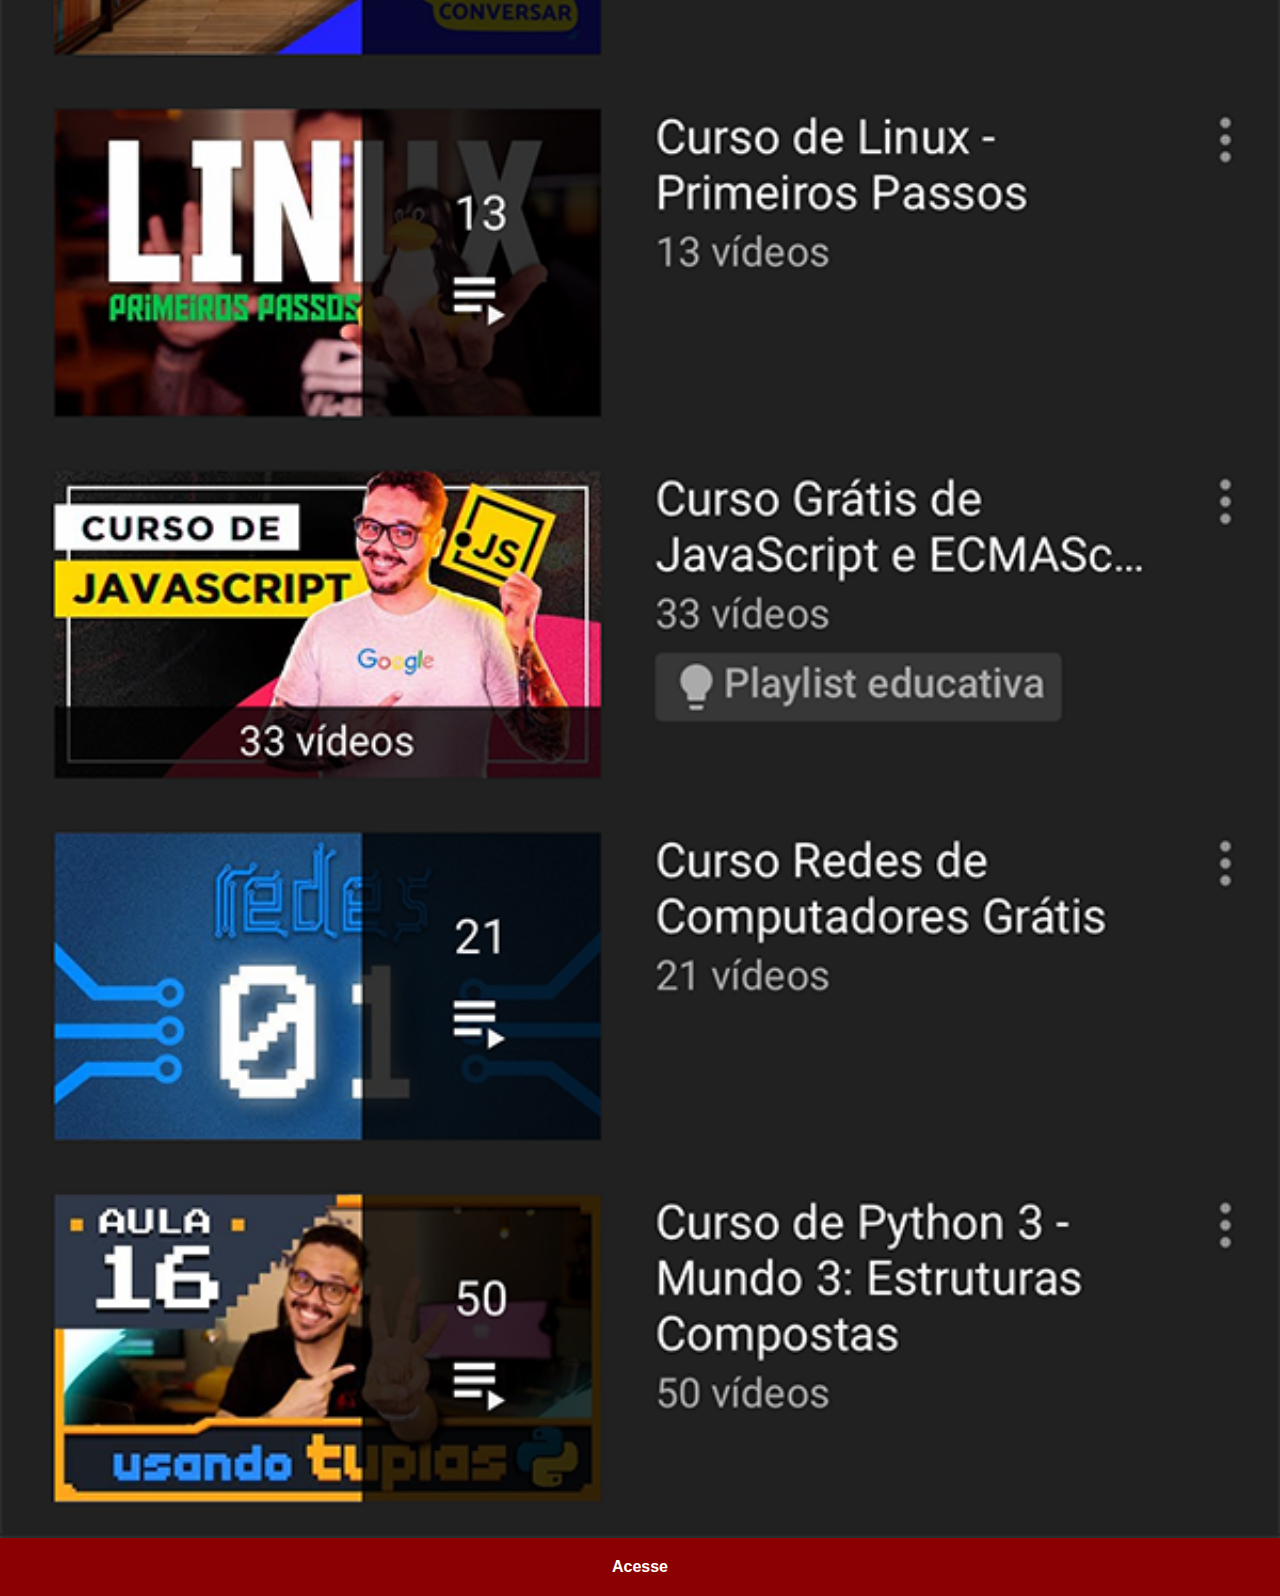
<file: youtube.html>
<html lang="pt-br">

<head>
    <meta charset="UTF-8">
    <meta http-equiv="X-UA-Compatible" content="IE=edge">
    <meta name="viewport" content="width=device-width, initial-scale=1.0">
    <title>YouTube</title>
    <link rel="stylesheet" href="estilos/social.css">
</head>

<body>
    <img src="imagens/tela-youtube.png" alt="YouTube">
    <a href="https://www.youtube.com/c/CursoemV%C3%ADdeo/playlists" target="_blank">Acesse</a>
</body>

</html>
</file>
<file: estilos/style.css>
@charset "UTF-8";

* {
    margin: 0px;
    padding: 0px;
    font-family: Arial, Helvetica, sans-serif;
}

html,
body {
    height: 100vh;
    width: 100vw;
    background-color: black;
}

body {
    background: url('../imagens/fundo-madeira.jpg') no-repeat top center;
    background-size: cover;
    background-attachment: fixed;
}

main {
    position: relative;
    height: 100vh;
}

section#telefone {
    position: absolute;
    top: 50%;
    left: 50%;
    transform: translate(-50%, -50%);
    height: 627px;
    width: 311px;
    background: url('../imagens/frame-iphone.png') no-repeat;
}

iframe#tela {
    position: relative;
    top: 80px;
    left: 22px;
    width: 267px;
    height: 471px;
}

section#rede-sociais {
    text-align: right;
}

section#rede-sociais img {
    width: 50px;
    margin: 10px;
    border-radius: 50%;
    box-shadow: 2px 2px 5px rgba(0, 0, 0, 0.400);
    box-sizing: border-box;
}

section#rede-sociais img:hover {
    border: 2px solid rgba(255, 255, 255, 0.637);
    transform: translate(-3px, -3px);
    box-shadow: 5px 5px 10px rgba(0, 0, 0, 0.637);
    transition: transform .3s, border 1s;
}
</file>
<file: estilos/social.css>
@charset "UTF-8";

* {
    margin: 0px;
    padding: 0px;
    font-family: Arial, Helvetica, sans-serif;
}

::-webkit-scrollbar {
    /*Esse recurso esconte a barra de rolagem no arquivo youtube.html*/
    width: 0px;
    height: 0px;
}

img {
    width: 100vw;
}

a {
    display: block;
    background-color: darkred;
    color: white;
    padding: 20px;
    text-align: center;
    font-weight: bolder;
    text-decoration: none;
}

a:hover {
    background-color: red;
}
</file>
